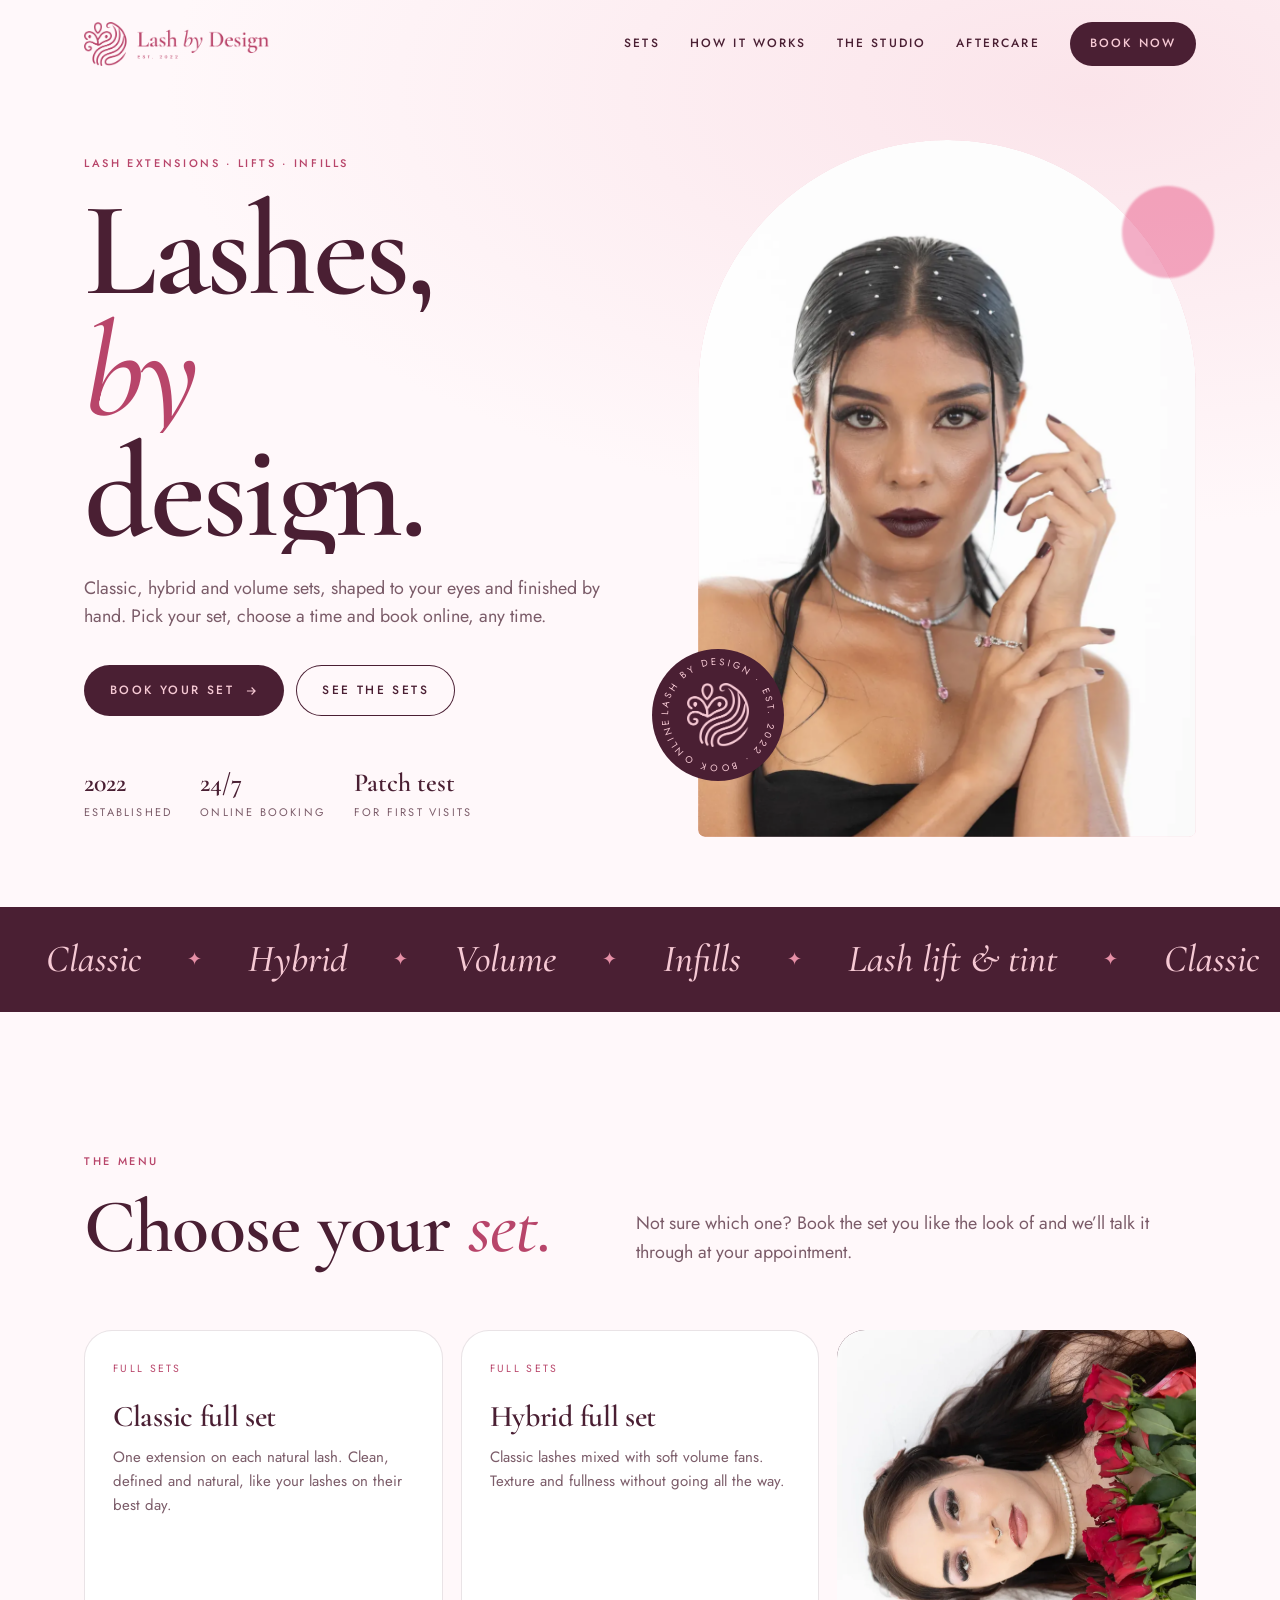
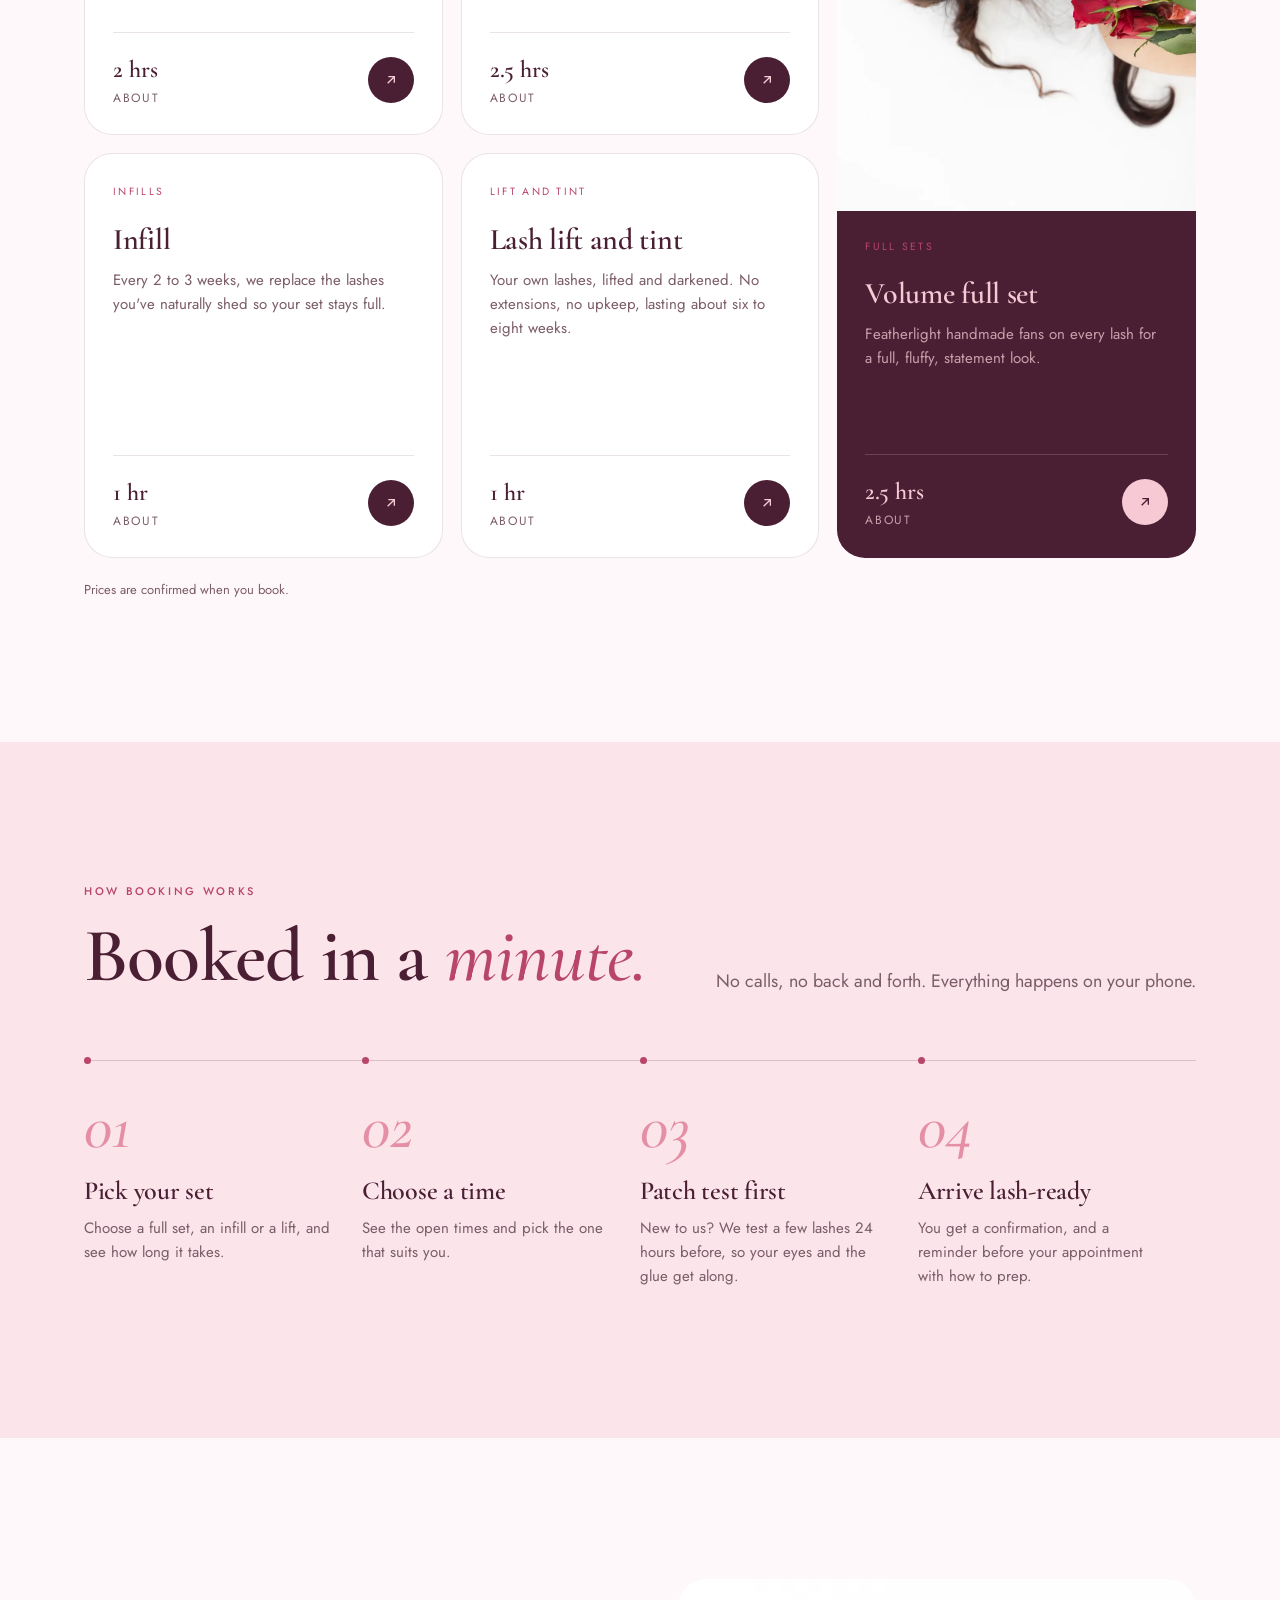
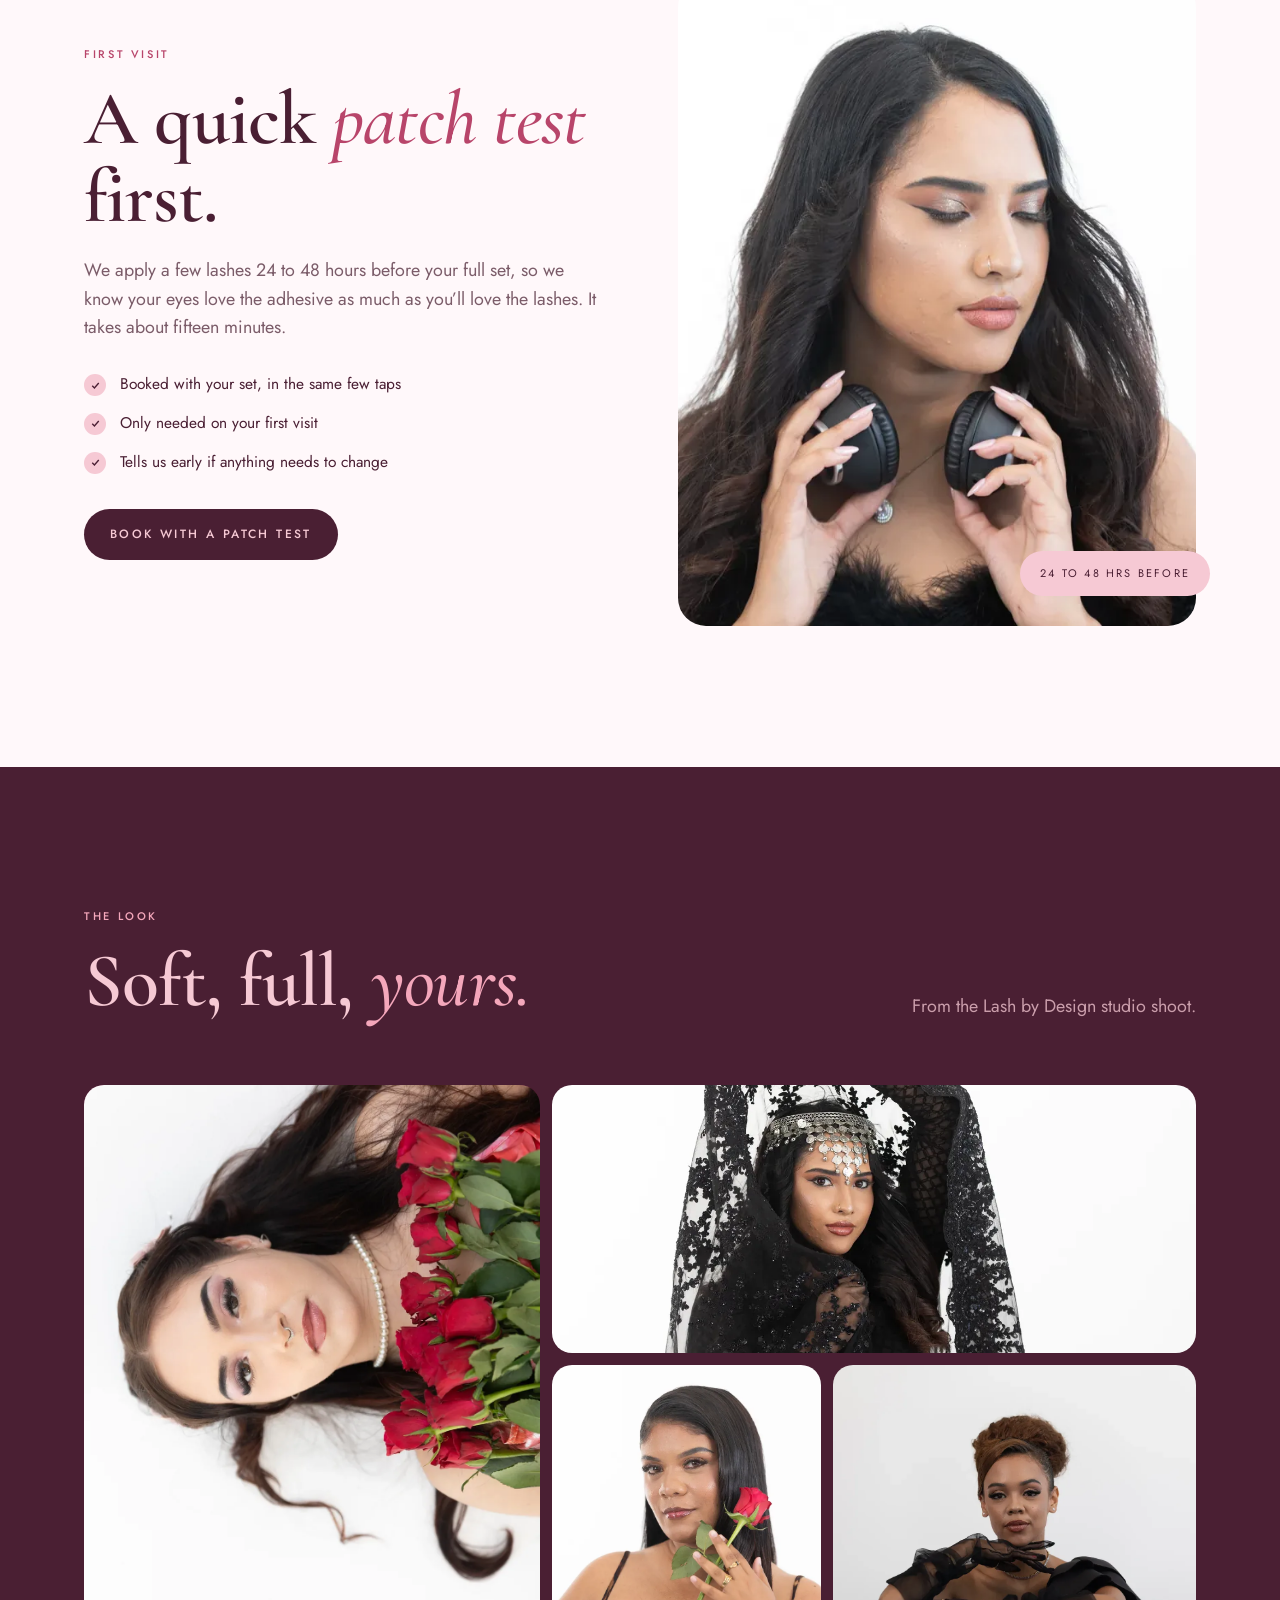
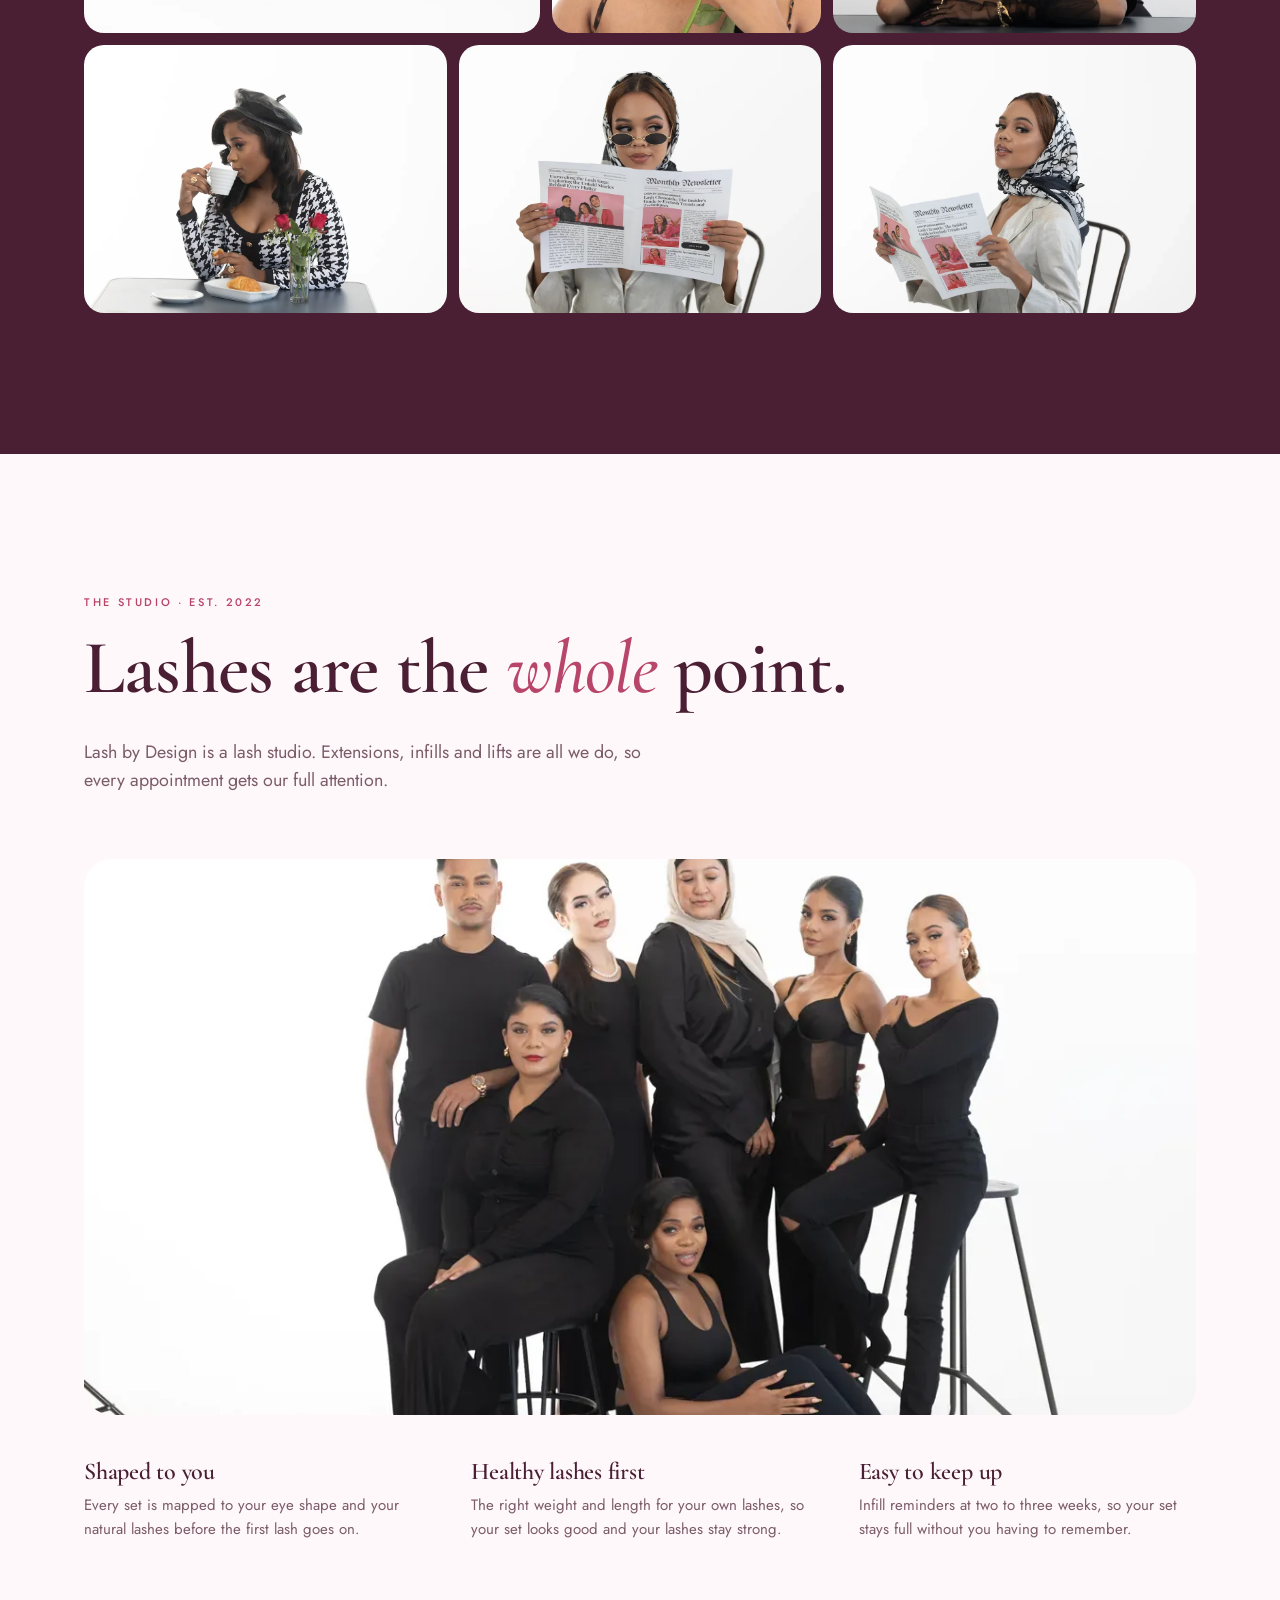
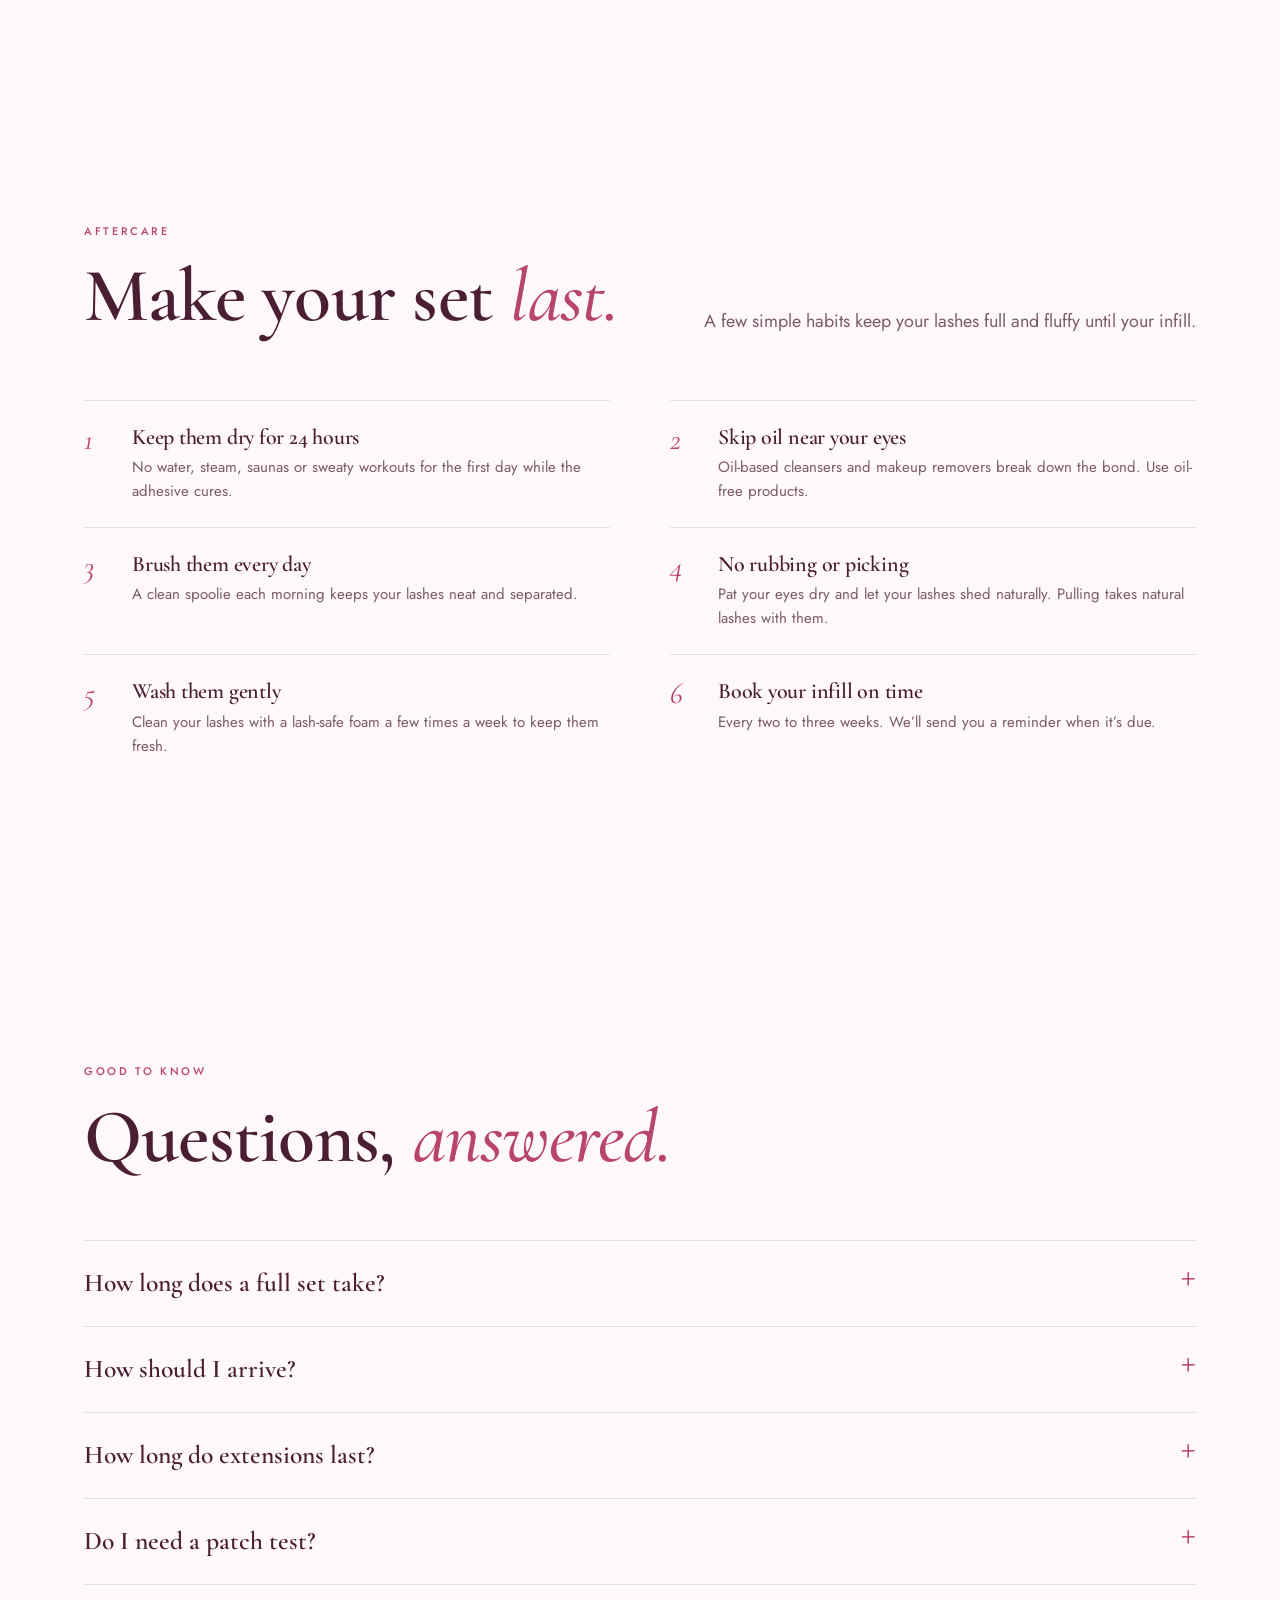
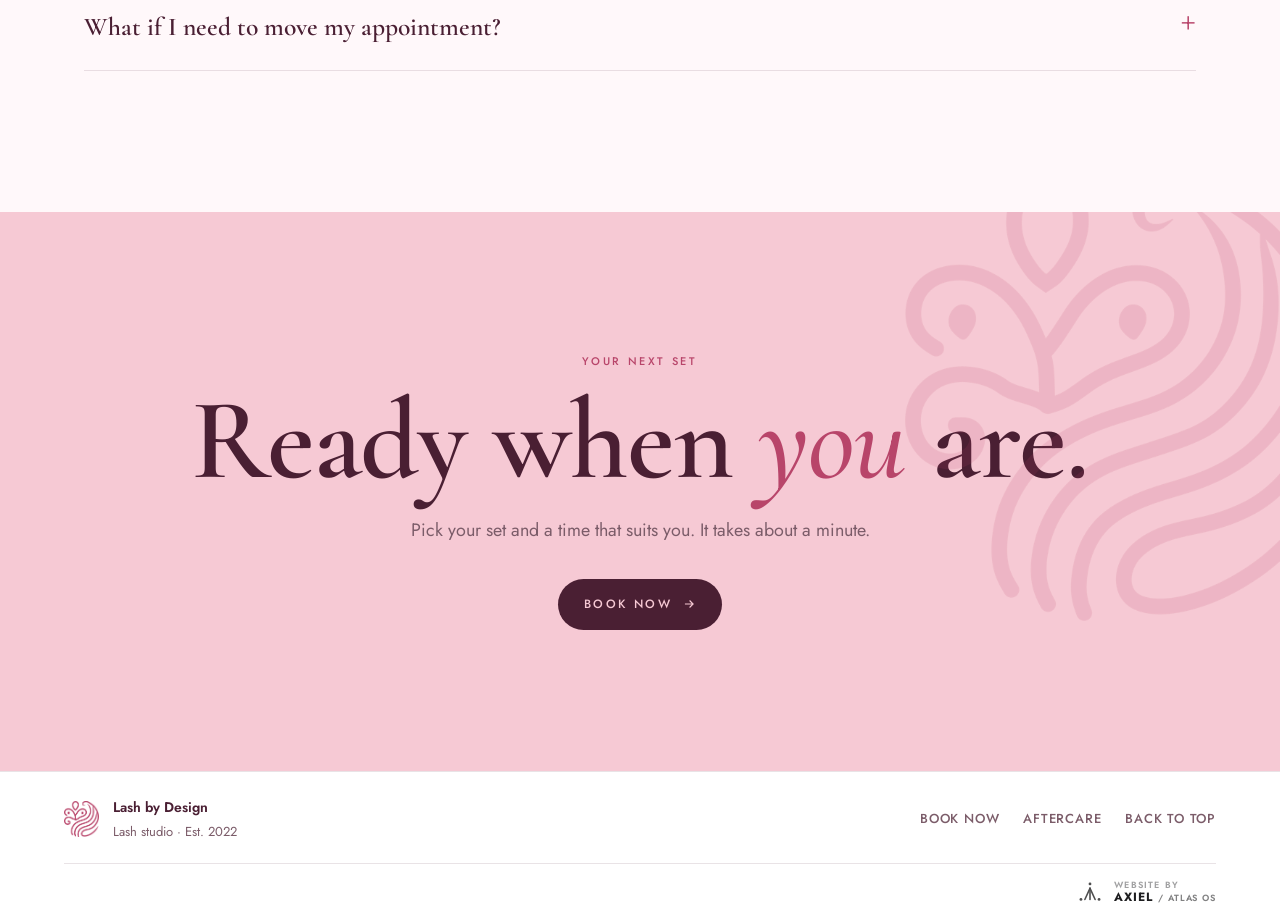
<file: index.html>
<!doctype html>
<html lang="en-ZA" class="no-js">
<head>
<meta charset="utf-8">
<meta name="viewport" content="width=device-width,initial-scale=1">
<title>Lash by Design | Lash extensions, lifts and infills. Book online.</title>
<meta name="description" content="Lash by Design: classic, hybrid and volume lash extensions, infills and lash lifts. Book your set online, any time. Est. 2022.">
<meta name="theme-color" content="#FFF8FA">
<meta property="og:title" content="Lash by Design">
<meta property="og:description" content="Lash extensions, lifts and infills. Book online, any time.">
<meta property="og:image" content="https://lashbydesign.co.za/assets/img/photo/lash-closeup-portrait.webp">
<meta property="og:url" content="https://lashbydesign.co.za/">
<meta property="og:type" content="website">
<link rel="canonical" href="https://lashbydesign.co.za/">
<link rel="icon" href="assets/img/icon-32.png" sizes="32x32">
<link rel="apple-touch-icon" href="assets/img/apple-touch-icon.png">
<link rel="preconnect" href="https://fonts.googleapis.com">
<link rel="preconnect" href="https://fonts.gstatic.com" crossorigin>
<link rel="stylesheet" href="https://fonts.googleapis.com/css2?family=Cormorant+Garamond:ital,wght@0,500;0,600;1,500;1,600&family=Jost:wght@300;400;500&display=swap">
<link rel="stylesheet" href="assets/css/site.css">
<script src="assets/js/site.js" defer></script>
</head>
<body>
<a class="skip" href="#main">Skip to content</a>

<header class="top" id="top">
  <div class="wrap">
    <a class="top-logo" href="./" aria-label="Lash by Design home"><img src="assets/img/logo/lash-by-design-horizontal-raspberry.png" alt="Lash by Design" width="900" height="214"></a>
    <button class="burger" type="button" aria-label="Menu" aria-expanded="false" aria-controls="nav"><span></span><span></span><span></span></button>
    <nav class="nav" id="nav" aria-label="Main">
      <a href="#sets">Sets</a>
      <a href="#booking">How it works</a>
      <a href="#studio">The studio</a>
      <a href="#aftercare">Aftercare</a>
      <a class="btn btn-solid" href="book.html">Book now</a>
    </nav>
  </div>
</header>

<main id="main">
  <section class="hero" aria-labelledby="hero-title">
    <div class="wrap">
      <div>
        <p class="eyebrow">Lash extensions &middot; Lifts &middot; Infills</p>
        <h1 id="hero-title"><span><em>Lashes,</em></span><span><em><i>by</i></em></span><span><em>design.</em></span></h1>
        <p class="lede">Classic, hybrid and volume sets, shaped to your eyes and finished by hand. Pick your set, choose a time and book online, any time.</p>
        <div class="hero-cta">
          <a class="btn btn-solid" href="book.html">Book your set <svg viewBox="0 0 24 24" fill="none" stroke="currentColor" stroke-width="2"><path d="M5 12h14M13 6l6 6-6 6"/></svg></a>
          <a class="btn btn-line" href="#sets">See the sets</a>
        </div>
        <div class="hero-meta">
          <div><b>2022</b>Established</div>
          <div><b>24/7</b>Online booking</div>
          <div><b>Patch test</b>For first visits</div>
        </div>
      </div>
      <div class="hero-art">
        <div class="arch"><img src="assets/img/photo/lash-closeup-portrait.webp" alt="Close-up lash portrait" width="1067" height="1600" fetchpriority="high"></div>
        <span class="hero-swatch" aria-hidden="true"></span>
        <div class="hero-badge" aria-hidden="true">
          <svg viewBox="0 0 132 132"><defs><path id="ring" d="M66,66 m-50,0 a50,50 0 1,1 100,0 a50,50 0 1,1 -100,0"/></defs><text><textPath href="#ring">Lash by Design &middot; Est. 2022 &middot; Book online &middot;</textPath></text></svg>
          <img src="assets/img/logo/lash-by-design-icon-milkshake.png" alt="" width="600" height="620">
        </div>
      </div>
    </div>
  </section>

  <div class="marquee" aria-hidden="true">
    <div class="marquee-track">
      <span>Classic</span><span class="dot">&#10022;</span><span>Hybrid</span><span class="dot">&#10022;</span><span>Volume</span><span class="dot">&#10022;</span><span>Infills</span><span class="dot">&#10022;</span><span>Lash lift &amp; tint</span><span class="dot">&#10022;</span>
      <span>Classic</span><span class="dot">&#10022;</span><span>Hybrid</span><span class="dot">&#10022;</span><span>Volume</span><span class="dot">&#10022;</span><span>Infills</span><span class="dot">&#10022;</span><span>Lash lift &amp; tint</span><span class="dot">&#10022;</span>
    </div>
  </div>

  <section class="sec sets" id="sets" aria-labelledby="sets-title">
    <div class="wrap">
      <div class="sec-head rv">
        <div><p class="eyebrow">The menu</p><h2 id="sets-title">Choose your <i>set.</i></h2></div>
        <p class="lede">Not sure which one? Book the set you like the look of and we&rsquo;ll talk it through at your appointment.</p>
      </div>
      <div class="set-grid" id="set-grid" data-feature-img="assets/img/photo/roses-and-lashes.webp"></div>
      <p class="price-note" id="price-note" hidden>Prices are confirmed when you book.</p>
    </div>
  </section>

  <section class="sec journey" id="booking" aria-labelledby="journey-title">
    <div class="wrap">
      <div class="sec-head rv">
        <div><p class="eyebrow">How booking works</p><h2 id="journey-title">Booked in a <i>minute.</i></h2></div>
        <p class="lede">No calls, no back and forth. Everything happens on your phone.</p>
      </div>
      <div class="steps rv">
        <div class="step"><h3>Pick your set</h3><p>Choose a full set, an infill or a lift, and see how long it takes.</p></div>
        <div class="step"><h3>Choose a time</h3><p>See the open times and pick the one that suits you.</p></div>
        <div class="step"><h3>Patch test first</h3><p>New to us? We test a few lashes 24 hours before, so your eyes and the glue get along.</p></div>
        <div class="step"><h3>Arrive lash-ready</h3><p>You get a confirmation, and a reminder before your appointment with how to prep.</p></div>
      </div>
    </div>
  </section>

  <section class="sec" aria-labelledby="patch-title">
    <div class="wrap split">
      <div class="rv">
        <p class="eyebrow">First visit</p>
        <h2 id="patch-title">A quick <i>patch test</i> first.</h2>
        <p class="lede">We apply a few lashes 24 to 48 hours before your full set, so we know your eyes love the adhesive as much as you&rsquo;ll love the lashes. It takes about fifteen minutes.</p>
        <ul class="checks">
          <li>Booked with your set, in the same few taps</li>
          <li>Only needed on your first visit</li>
          <li>Tells us early if anything needs to change</li>
        </ul>
        <div class="hero-cta still"><a class="btn btn-solid" href="book.html">Book with a patch test</a></div>
      </div>
      <div class="split-img rv">
        <img src="assets/img/photo/soft-glam-portrait.webp" alt="Soft glam lash portrait" width="1180" height="787" loading="lazy">
        <span class="tag">24 to 48 hrs before</span>
      </div>
    </div>
  </section>

  <section class="sec gallery" aria-labelledby="gallery-title">
    <div class="wrap">
      <div class="sec-head rv">
        <div><p class="eyebrow">The look</p><h2 id="gallery-title">Soft, full, <i>yours.</i></h2></div>
        <p class="lede">From the Lash by Design studio shoot.</p>
      </div>
      <div class="g-grid rv">
        <figure class="g1"><img src="assets/img/photo/roses-and-lashes.webp" alt="Lash portrait among red roses" loading="lazy" width="1067" height="1600"></figure>
        <figure class="g2"><img src="assets/img/photo/lace-veil-editorial.webp" alt="Editorial portrait in a lace veil" loading="lazy" width="1180" height="787"></figure>
        <figure class="g3"><img src="assets/img/photo/rose-portrait.webp" alt="Portrait holding a red rose" loading="lazy" width="1180" height="787"></figure>
        <figure class="g4"><img src="assets/img/photo/lace-gloves-closeup.webp" alt="Portrait with black lace gloves" loading="lazy" width="1180" height="787"></figure>
        <figure class="g5"><img src="assets/img/photo/cafe-editorial.webp" alt="Editorial portrait at a cafe table" loading="lazy" width="1180" height="787"></figure>
        <figure class="g6"><img src="assets/img/photo/newspaper-editorial.webp" alt="Editorial portrait reading a newspaper" loading="lazy" width="1180" height="787"></figure>
        <figure class="g7"><img src="assets/img/photo/headscarf-editorial.webp" alt="Editorial portrait in a silk headscarf" loading="lazy" width="1180" height="787"></figure>
      </div>
    </div>
  </section>

  <section class="sec" id="studio" aria-labelledby="studio-title">
    <div class="wrap">
      <div class="sec-head rv">
        <div><p class="eyebrow">The studio &middot; Est. 2022</p><h2 id="studio-title">Lashes are the <i>whole</i> point.</h2></div>
        <p class="lede">Lash by Design is a lash studio. Extensions, infills and lifts are all we do, so every appointment gets our full attention.</p>
      </div>
      <div class="team-img rv"><img src="assets/img/photo/campaign-shoot.webp" alt="Lash by Design campaign shoot" width="1180" height="787" loading="lazy"></div>
      <div class="studio-cols rv">
        <div><h3>Shaped to you</h3><p>Every set is mapped to your eye shape and your natural lashes before the first lash goes on.</p></div>
        <div><h3>Healthy lashes first</h3><p>The right weight and length for your own lashes, so your set looks good and your lashes stay strong.</p></div>
        <div><h3>Easy to keep up</h3><p>Infill reminders at two to three weeks, so your set stays full without you having to remember.</p></div>
      </div>
    </div>
  </section>

  <section class="sec care" id="aftercare" aria-labelledby="care-title">
    <div class="wrap">
      <div class="sec-head rv">
        <div><p class="eyebrow">Aftercare</p><h2 id="care-title">Make your set <i>last.</i></h2></div>
        <p class="lede">A few simple habits keep your lashes full and fluffy until your infill.</p>
      </div>
      <div class="care-list rv">
        <div><span><h3>Keep them dry for 24 hours</h3><p>No water, steam, saunas or sweaty workouts for the first day while the adhesive cures.</p></span></div>
        <div><span><h3>Skip oil near your eyes</h3><p>Oil-based cleansers and makeup removers break down the bond. Use oil-free products.</p></span></div>
        <div><span><h3>Brush them every day</h3><p>A clean spoolie each morning keeps your lashes neat and separated.</p></span></div>
        <div><span><h3>No rubbing or picking</h3><p>Pat your eyes dry and let your lashes shed naturally. Pulling takes natural lashes with them.</p></span></div>
        <div><span><h3>Wash them gently</h3><p>Clean your lashes with a lash-safe foam a few times a week to keep them fresh.</p></span></div>
        <div><span><h3>Book your infill on time</h3><p>Every two to three weeks. We&rsquo;ll send you a reminder when it&rsquo;s due.</p></span></div>
      </div>
    </div>
  </section>

  <section class="sec faq" aria-labelledby="faq-title">
    <div class="wrap">
      <div class="sec-head rv"><div><p class="eyebrow">Good to know</p><h2 id="faq-title">Questions, <i>answered.</i></h2></div></div>
      <div class="rv">
        <details><summary>How long does a full set take?</summary><p>Classic sets take about two hours, and hybrid and volume sets about two and a half. You&rsquo;ll see the time for each set when you book.</p></details>
        <details><summary>How should I arrive?</summary><p>Come with clean lashes and no eye makeup or mascara. Skip caffeine just before if you can, so you can relax for the whole appointment.</p></details>
        <details><summary>How long do extensions last?</summary><p>Extensions shed with your natural lash cycle. Most clients book an infill every two to three weeks to keep their set full.</p></details>
        <details><summary>Do I need a patch test?</summary><p>Yes, on your first visit. We book it 24 to 48 hours before your set when you book online.</p></details>
        <details id="faq-deposit" hidden><summary>Is there a deposit?</summary><p id="faq-deposit-copy"></p></details>
        <details><summary>What if I need to move my appointment?</summary><p id="faq-cancel-copy">Let us know as early as you can and we&rsquo;ll find you a new time.</p></details>
      </div>
    </div>
  </section>

  <section class="sec cta" aria-labelledby="cta-title">
    <img class="cta-icon" src="assets/img/logo/lash-by-design-icon-raspberry.png" alt="" width="600" height="620" aria-hidden="true">
    <div class="wrap">
      <p class="eyebrow">Your next set</p>
      <h2 id="cta-title" class="rv">Ready when <i>you</i> are.</h2>
      <p class="lede">Pick your set and a time that suits you. It takes about a minute.</p>
      <a class="btn btn-solid" href="book.html">Book now <svg viewBox="0 0 24 24" fill="none" stroke="currentColor" stroke-width="2"><path d="M5 12h14M13 6l6 6-6 6"/></svg></a>
      <div class="contact-row" id="contact-row"></div>
    </div>
  </section>
</main>

<footer class="site-footer">
  <div class="footer-main">
    <div class="footer-brand">
      <img src="assets/img/logo/lash-by-design-icon-raspberry.png" alt="" aria-hidden="true" width="600" height="620" loading="lazy">
      <span class="footer-brand-copy"><strong>Lash by Design</strong><span id="footer-sub">Lash studio &middot; Est. 2022</span></span>
    </div>
    <nav class="footer-links" aria-label="Footer links">
      <a href="book.html">Book now</a>
      <a href="#aftercare">Aftercare</a>
      <a id="footer-ig" href="#" target="_blank" rel="noopener noreferrer" hidden>Instagram</a>
      <a href="#top">Back to top</a>
    </nav>
  </div>
  <div class="footer-credit-row">
    <a class="axiel-credit" href="https://axiel.co.za/" target="_blank" rel="noopener noreferrer" aria-label="Website by Axiel, built on Atlas OS">
      <img src="assets/img/axiel-mark.svg" alt="" width="300" height="300" loading="lazy" aria-hidden="true">
      <span class="axiel-credit-copy"><span class="axiel-credit-label">Website by</span><span class="axiel-credit-brand">AXIEL <b>/ ATLAS OS</b></span></span>
    </a>
  </div>
</footer>
</body>
</html>
</file>
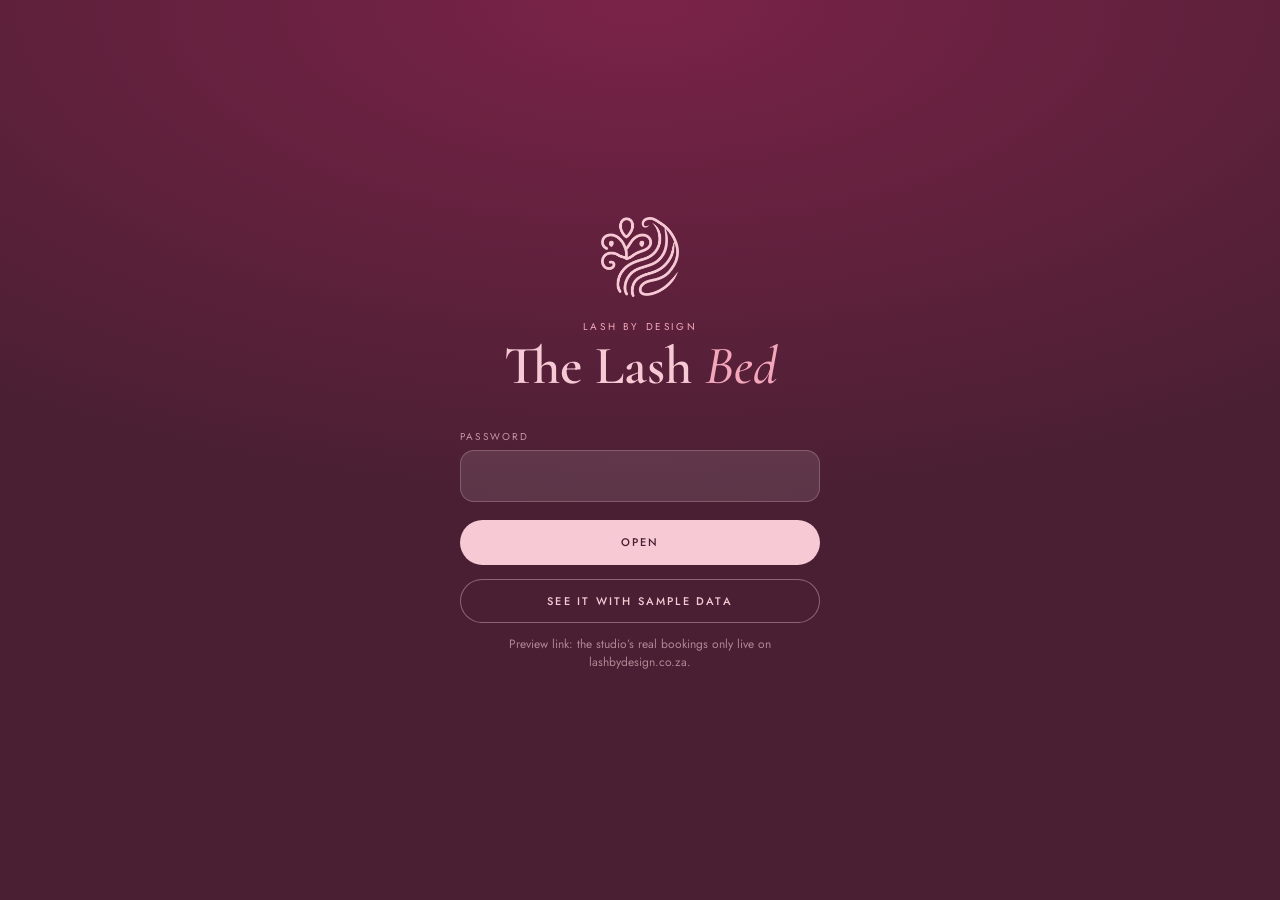
<file: owner/index.html>
<!doctype html>
<html lang="en-ZA">
<head>
<meta charset="utf-8">
<meta name="viewport" content="width=device-width,initial-scale=1,viewport-fit=cover">
<meta name="robots" content="noindex,nofollow">
<title>The Lash Bed | Lash by Design</title>
<meta name="theme-color" content="#4A1F33">
<link rel="icon" href="../assets/img/icon-32.png" sizes="32x32">
<link rel="apple-touch-icon" href="../assets/img/apple-touch-icon.png">
<link rel="manifest" href="manifest.webmanifest">
<link rel="preconnect" href="https://fonts.googleapis.com">
<link rel="preconnect" href="https://fonts.gstatic.com" crossorigin>
<link rel="stylesheet" href="https://fonts.googleapis.com/css2?family=Cormorant+Garamond:ital,wght@0,500;0,600;1,500;1,600&family=Jost:wght@300;400;500&display=swap">
<link rel="stylesheet" href="owner.css">
<script src="owner.js" defer></script>
</head>
<body>

<section class="login" id="login">
  <div class="login-card">
    <img src="../assets/img/logo/lash-by-design-icon-milkshake.png" alt="" width="600" height="620">
    <p class="kicker">Lash by Design</p>
    <h1>The Lash <i>Bed</i></h1>
    <form id="login-form">
      <label><span>Password</span><input type="password" name="password" autocomplete="current-password" required></label>
      <button class="b b-milk" type="submit">Open</button>
      <p class="err" id="login-err" role="alert" hidden></p>
    </form>
    <button class="b b-ghost" type="button" id="demo-btn" hidden>See it with sample data</button>
    <p class="login-note" id="demo-note" hidden>Preview link: the studio’s real bookings only live on lashbydesign.co.za.</p>
  </div>
</section>

<div class="app" id="app" hidden>
  <header class="bar">
    <div><p class="kicker">Lash by Design</p><h1>The Lash <i>Bed</i></h1></div>
    <button class="icon-b" type="button" id="logout" aria-label="Log out"><svg viewBox="0 0 24 24" fill="none" stroke="currentColor" stroke-width="1.8"><path d="M15 4h4v16h-4M10 8l-4 4 4 4M6 12h10"/></svg></button>
  </header>
  <p class="demo-flag" id="demo-flag" hidden>Sample data: nothing here is a real client.</p>

  <main class="views">
    <section class="view is-on" id="v-day" aria-label="Day">
      <div class="day-nav">
        <button class="icon-b" type="button" id="day-prev" aria-label="Previous day"><svg viewBox="0 0 24 24" fill="none" stroke="currentColor" stroke-width="2"><path d="M15 6l-6 6 6 6"/></svg></button>
        <button class="day-label" type="button" id="day-label"></button>
        <button class="icon-b" type="button" id="day-next" aria-label="Next day"><svg viewBox="0 0 24 24" fill="none" stroke="currentColor" stroke-width="2"><path d="M9 6l6 6-6 6"/></svg></button>
      </div>
      <div class="stats" id="day-stats"></div>
      <div class="list" id="day-list"></div>
    </section>

    <section class="view" id="v-infills" aria-label="Infills due">
      <h2>Infills <i>due</i></h2>
      <p class="sub" id="infill-sub">Clients whose last set or infill was a while back and who have nothing booked. One tap sends a WhatsApp nudge.</p>
      <div class="list" id="infill-list"></div>
    </section>

    <section class="view" id="v-clients" aria-label="Clients">
      <h2>Clients</h2>
      <label class="search"><svg viewBox="0 0 24 24" fill="none" stroke="currentColor" stroke-width="2"><circle cx="11" cy="11" r="7"/><path d="M20 20l-4-4"/></svg><input id="client-q" type="search" placeholder="Name or cell number" aria-label="Search clients"></label>
      <div class="list" id="client-list"></div>
    </section>

    <section class="view" id="v-more" aria-label="Add">
      <h2>Add to the <i>diary</i></h2>
      <form class="card form" id="add-form">
        <h3>Phone or walk-in booking</h3>
        <label><span>Service</span><select name="service" id="add-service"></select></label>
        <div class="row2"><label><span>Day</span><input type="date" name="day" required></label><label><span>Time</span><input type="time" name="time" step="900" required></label></div>
        <label><span>Name</span><input name="name" required maxlength="80"></label>
        <label><span>Cellphone</span><input name="phone" type="tel" inputmode="tel" required></label>
        <label><span>Note</span><input name="notes" maxlength="300"></label>
        <button class="b b-dark" type="submit">Add booking</button>
      </form>
      <form class="card form" id="block-form">
        <h3>Block out time</h3>
        <div class="row2"><label><span>From</span><input type="datetime-local" name="start" step="900" required></label><label><span>To</span><input type="datetime-local" name="end" step="900" required></label></div>
        <label><span>Reason</span><input name="reason" maxlength="120" placeholder="Training, lunch, leave…"></label>
        <button class="b b-dark" type="submit">Block it</button>
      </form>
    </section>
  </main>

  <nav class="tabs" aria-label="Sections">
    <button type="button" class="is-on" data-view="v-day"><svg viewBox="0 0 24 24" fill="none" stroke="currentColor" stroke-width="1.8"><rect x="4" y="5" width="16" height="15" rx="3"/><path d="M4 10h16M9 3v4M15 3v4"/></svg>Diary</button>
    <button type="button" data-view="v-infills"><svg viewBox="0 0 24 24" fill="none" stroke="currentColor" stroke-width="1.8"><path d="M3 13c3-5 6-7 9-7s6 2 9 7"/><path d="M6 11l-1.5-3M10 8.5L9.5 5M14 8.5l.5-3.5M18 11l1.5-3"/></svg>Infills<span class="dot" id="infill-dot" hidden></span></button>
    <button type="button" data-view="v-clients"><svg viewBox="0 0 24 24" fill="none" stroke="currentColor" stroke-width="1.8"><circle cx="12" cy="8" r="4"/><path d="M4 21c1-4 4-6 8-6s7 2 8 6"/></svg>Clients</button>
    <button type="button" data-view="v-more"><svg viewBox="0 0 24 24" fill="none" stroke="currentColor" stroke-width="1.8"><path d="M12 5v14M5 12h14"/></svg>Add</button>
  </nav>
</div>

<div class="sheet-bg" id="sheet-bg" hidden></div>
<section class="sheet" id="sheet" role="dialog" aria-modal="true" aria-labelledby="sheet-title" hidden>
  <div class="sheet-grip"></div>
  <header class="sheet-head"><h2 id="sheet-title"></h2><button class="icon-b" type="button" id="sheet-x" aria-label="Close"><svg viewBox="0 0 24 24" fill="none" stroke="currentColor" stroke-width="2"><path d="M6 6l12 12M18 6L6 18"/></svg></button></header>
  <div class="sheet-body" id="sheet-body"></div>
</section>

<p class="toast" id="toast" role="status" hidden></p>
</body>
</html>
</file>
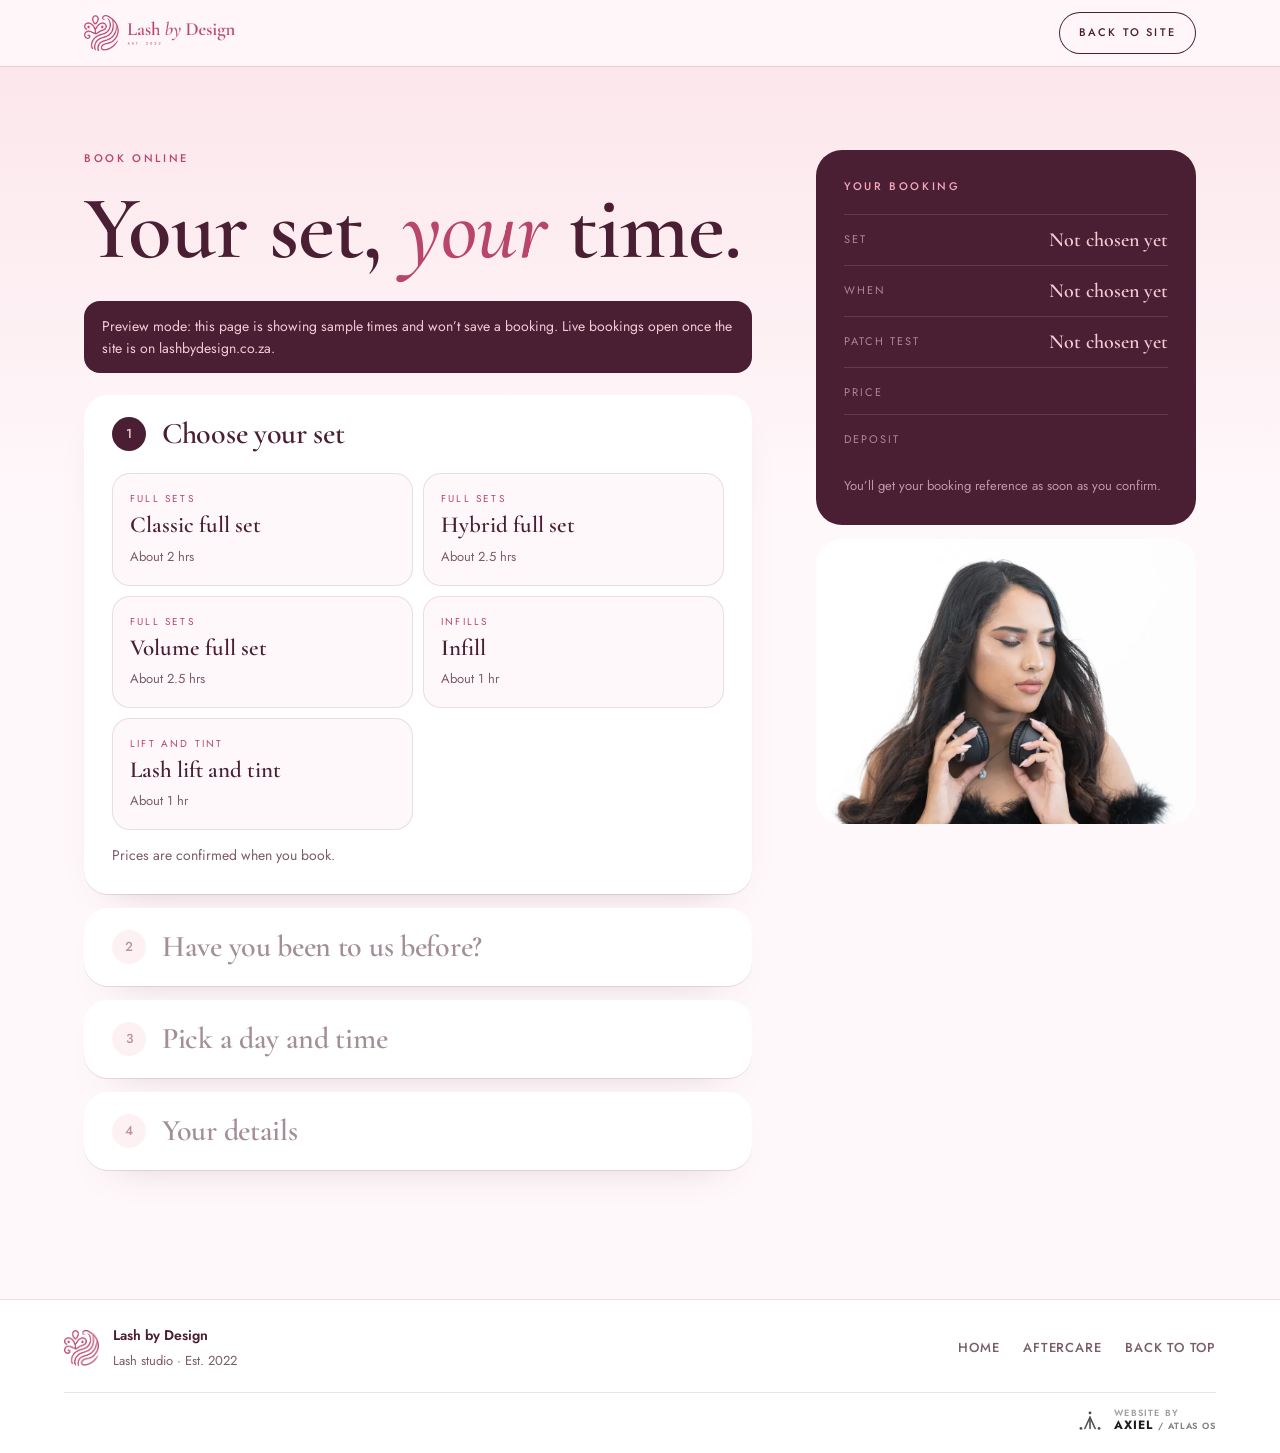
<file: book.html>
<!doctype html>
<html lang="en-ZA" class="no-js">
<head>
<meta charset="utf-8">
<meta name="viewport" content="width=device-width,initial-scale=1">
<title>Book your set | Lash by Design</title>
<meta name="description" content="Book your lash extensions, infill or lash lift with Lash by Design. Pick your set, choose a time, done.">
<meta name="theme-color" content="#FFF8FA">
<link rel="canonical" href="https://lashbydesign.co.za/book.html">
<link rel="icon" href="assets/img/icon-32.png" sizes="32x32">
<link rel="apple-touch-icon" href="assets/img/apple-touch-icon.png">
<link rel="preconnect" href="https://fonts.googleapis.com">
<link rel="preconnect" href="https://fonts.gstatic.com" crossorigin>
<link rel="stylesheet" href="https://fonts.googleapis.com/css2?family=Cormorant+Garamond:ital,wght@0,500;0,600;1,500;1,600&family=Jost:wght@300;400;500&display=swap">
<link rel="stylesheet" href="assets/css/site.css">
<link rel="stylesheet" href="assets/css/book.css">
<script src="assets/js/site.js" defer></script>
<script src="assets/js/book.js" defer></script>
</head>
<body class="book-page">
<a class="skip" href="#main">Skip to booking</a>

<header class="top is-solid" id="top">
  <div class="wrap">
    <a class="top-logo" href="./" aria-label="Lash by Design home"><img src="assets/img/logo/lash-by-design-horizontal-raspberry.png" alt="Lash by Design" width="900" height="214"></a>
    <a class="btn btn-line top-back" href="./">Back to site</a>
  </div>
</header>

<main id="main" class="bk">
  <div class="wrap bk-wrap">
    <div class="bk-flow">
      <p class="eyebrow">Book online</p>
      <h1 class="bk-title">Your set, <i>your</i> time.</h1>
      <p class="bk-preview" id="bk-preview" hidden>Preview mode: this page is showing sample times and won’t save a booking. Live bookings open once the site is on lashbydesign.co.za.</p>
      <p class="bk-banner" id="bk-banner" role="status" hidden></p>

      <form id="bk-form" novalidate>
        <section class="bk-step is-open" data-step="set" aria-labelledby="st-set">
          <header class="bk-step-head"><span class="bk-n">1</span><h2 id="st-set">Choose your set</h2><button type="button" class="bk-edit" data-edit="set">Change</button></header>
          <div class="bk-step-body">
            <div class="bk-sets" id="bk-sets" role="radiogroup" aria-labelledby="st-set"></div>
            <p class="bk-note" id="bk-price-note" hidden>Prices are confirmed when you book.</p>
          </div>
          <p class="bk-chosen" id="ch-set"></p>
        </section>

        <section class="bk-step" data-step="visit" aria-labelledby="st-visit">
          <header class="bk-step-head"><span class="bk-n">2</span><h2 id="st-visit">Have you been to us before?</h2><button type="button" class="bk-edit" data-edit="visit">Change</button></header>
          <div class="bk-step-body">
            <div class="bk-choice" role="radiogroup" aria-labelledby="st-visit">
              <button type="button" class="bk-pill" data-visit="new"><b>First visit</b><span>We’ll book a quick patch test first</span></button>
              <button type="button" class="bk-pill" data-visit="back"><b>I’ve been before</b><span>Straight to choosing a time</span></button>
            </div>
          </div>
          <p class="bk-chosen" id="ch-visit"></p>
        </section>

        <section class="bk-step" data-step="when" aria-labelledby="st-when">
          <header class="bk-step-head"><span class="bk-n">3</span><h2 id="st-when">Pick a day and time</h2><button type="button" class="bk-edit" data-edit="when">Change</button></header>
          <div class="bk-step-body">
            <div class="bk-days" id="bk-days" aria-label="Days with openings"></div>
            <div class="bk-times" id="bk-times" aria-live="polite"></div>
          </div>
          <p class="bk-chosen" id="ch-when"></p>
        </section>

        <section class="bk-step" data-step="patch" aria-labelledby="st-patch" hidden>
          <header class="bk-step-head"><span class="bk-n">4</span><h2 id="st-patch">Book your patch test</h2><button type="button" class="bk-edit" data-edit="patch">Change</button></header>
          <div class="bk-step-body">
            <p class="bk-note" id="bk-patch-copy">A 15-minute patch test, at least 24 hours before your set, so we know the adhesive suits you.</p>
            <div class="bk-days" id="bk-pdays" aria-label="Days for your patch test"></div>
            <div class="bk-times" id="bk-ptimes" aria-live="polite"></div>
          </div>
          <p class="bk-chosen" id="ch-patch"></p>
        </section>

        <section class="bk-step" data-step="details" aria-labelledby="st-details">
          <header class="bk-step-head"><span class="bk-n" id="n-details">4</span><h2 id="st-details">Your details</h2></header>
          <div class="bk-step-body">
            <div class="bk-fields">
              <label class="bk-field"><span>Name</span><input name="name" autocomplete="name" required maxlength="80"></label>
              <label class="bk-field"><span>Cellphone</span><input name="phone" type="tel" autocomplete="tel" inputmode="tel" required placeholder="082 123 4567"></label>
              <label class="bk-field bk-wide"><span>Email <em>(optional)</em></span><input name="email" type="email" autocomplete="email" maxlength="120"></label>
              <label class="bk-field bk-wide"><span>Anything we should know? <em>(optional)</em></span><textarea name="notes" rows="3" maxlength="600" placeholder="Sensitive eyes, a look you love, contact lenses…"></textarea></label>
              <label class="bk-hp" aria-hidden="true">Website <input name="website" tabindex="-1" autocomplete="off"></label>
              <label class="bk-check bk-wide"><input type="checkbox" name="consent" required> <span id="bk-terms">I agree to the booking terms: please give us at least 48 hours’ notice to move or cancel.</span></label>
            </div>
            <button class="btn btn-solid bk-submit" type="submit" id="bk-submit">Confirm booking</button>
            <p class="bk-error" id="bk-error" role="alert" hidden></p>
          </div>
        </section>
      </form>

      <section class="bk-done" id="bk-done" hidden tabindex="-1" aria-labelledby="done-title">
        <img src="assets/img/logo/lash-by-design-icon-raspberry.png" alt="" width="600" height="620">
        <p class="eyebrow">Booked</p>
        <h2 id="done-title">See you <i>soon.</i></h2>
        <p class="bk-done-copy" id="done-copy"></p>
        <dl class="bk-done-list" id="done-list"></dl>
        <div class="bk-done-cta" id="done-cta"></div>
        <p class="bk-note">Come with clean lashes: no mascara, no oil-based cleanser on the day.</p>
      </section>
    </div>

    <aside class="bk-sum" aria-label="Your booking">
      <div class="bk-sum-card">
        <p class="eyebrow">Your booking</p>
        <dl id="sum">
          <div><dt>Set</dt><dd id="sum-set">Not chosen yet</dd></div>
          <div><dt>When</dt><dd id="sum-when">Not chosen yet</dd></div>
          <div id="sum-patch-row" hidden><dt>Patch test</dt><dd id="sum-patch">Not chosen yet</dd></div>
          <div id="sum-price-row" hidden><dt>Price</dt><dd id="sum-price"></dd></div>
          <div id="sum-dep-row" hidden><dt>Deposit</dt><dd id="sum-dep"></dd></div>
        </dl>
        <p class="bk-sum-foot" id="sum-foot">You’ll get your booking reference as soon as you confirm.</p>
      </div>
      <img class="bk-sum-img" src="assets/img/photo/soft-glam-portrait.webp" alt="" width="1180" height="787" loading="lazy">
    </aside>
  </div>
</main>

<footer class="site-footer">
  <div class="footer-main">
    <div class="footer-brand">
      <img src="assets/img/logo/lash-by-design-icon-raspberry.png" alt="" aria-hidden="true" width="600" height="620" loading="lazy">
      <span class="footer-brand-copy"><strong>Lash by Design</strong><span id="footer-sub">Lash studio &middot; Est. 2022</span></span>
    </div>
    <nav class="footer-links" aria-label="Footer links">
      <a href="./">Home</a>
      <a href="./#aftercare">Aftercare</a>
      <a id="footer-ig" href="#" target="_blank" rel="noopener noreferrer" hidden>Instagram</a>
      <a href="#top">Back to top</a>
    </nav>
  </div>
  <div class="footer-credit-row">
    <a class="axiel-credit" href="https://axiel.co.za/" target="_blank" rel="noopener noreferrer" aria-label="Website by Axiel, built on Atlas OS">
      <img src="assets/img/axiel-mark.svg" alt="" width="300" height="300" loading="lazy" aria-hidden="true">
      <span class="axiel-credit-copy"><span class="axiel-credit-label">Website by</span><span class="axiel-credit-brand">AXIEL <b>/ ATLAS OS</b></span></span>
    </a>
  </div>
</footer>
</body>
</html>
</file>
<file: assets/css/site.css>
/* Lash by Design: website. Brand locked 2026-10-08 (ATL-26281).
   Palette: Milkshake leads, Mulberry replaces black. Type: Cormorant Garamond + Jost. */
:root{
  --milk:#F6C9D4;--cream:#FFF8FA;--blush:#FBE4EA;--candy:#F4A7BB;--rose:#E58FA6;--bubble:#EC6F9A;
  --rasp:#B8456A;--berry:#7A2348;--mul:#4A1F33;
  --text:#4A1F33;--soft:#7B5C69;--line:rgba(74,31,51,.12);
  --serif:"Cormorant Garamond",Georgia,"Times New Roman",serif;
  --sans:"Jost",-apple-system,"Segoe UI",Helvetica,Arial,sans-serif;
  --gut:clamp(16px,5vw,64px);--max:1240px;
  --ease:cubic-bezier(.2,.7,.2,1);
}
*{box-sizing:border-box}
html{scroll-behavior:smooth;-webkit-text-size-adjust:100%}
body{margin:0;background:var(--cream);color:var(--text);font-family:var(--sans);font-size:16px;line-height:1.6;overflow-x:hidden}
img{display:block;max-width:100%;height:auto}
a{color:inherit}
button{font:inherit;color:inherit}
.wrap{width:100%;max-width:var(--max);margin:0 auto;padding:0 var(--gut)}
.skip{position:absolute;left:-999px;top:8px;z-index:99;background:var(--mul);color:var(--milk);padding:10px 14px;border-radius:999px}
.skip:focus{left:8px}
.eyebrow{font-family:var(--sans);font-size:11px;font-weight:500;letter-spacing:.24em;text-transform:uppercase;color:var(--rasp);margin:0 0 18px}
h1,h2,h3{font-family:var(--serif);font-weight:600;line-height:1.02;letter-spacing:-.01em;margin:0;color:var(--mul)}
h1 i,h2 i,h3 i{font-weight:500;color:var(--rasp)}
h2{font-size:clamp(40px,6vw,76px)}
h3{font-size:clamp(24px,2.4vw,30px);line-height:1.1}
.lede{font-size:clamp(16px,1.4vw,18px);color:var(--soft);max-width:560px;margin:20px 0 0}
.btn{display:inline-flex;align-items:center;gap:10px;border:0;border-radius:999px;padding:16px 26px;font-family:var(--sans);font-size:12px;font-weight:500;letter-spacing:.2em;text-transform:uppercase;text-decoration:none;cursor:pointer;transition:transform .3s var(--ease),background .3s,color .3s}
.btn:hover{transform:translateY(-2px)}
.btn-solid{background:var(--mul);color:var(--milk)}
.btn-solid:hover{background:var(--rasp);color:#fff}
.btn-milk{background:var(--milk);color:var(--mul)}
.btn-milk:hover{background:#fff}
.btn-line{background:transparent;color:var(--mul);box-shadow:inset 0 0 0 1px var(--mul)}
.btn-line:hover{background:var(--mul);color:var(--milk)}
.btn svg{width:14px;height:14px}

/* header */
.top{position:fixed;inset:0 0 auto;z-index:50;transition:background .4s,box-shadow .4s,padding .4s;padding:22px 0}
.top.is-solid{background:rgba(255,248,250,.92);backdrop-filter:blur(14px);-webkit-backdrop-filter:blur(14px);box-shadow:0 1px 0 var(--line);padding:12px 0}
.top .wrap{display:flex;align-items:center;justify-content:space-between;gap:24px}
.top-logo img{height:44px;width:auto;transition:height .4s}
.top.is-solid .top-logo img{height:36px}
.nav{display:flex;align-items:center;gap:30px}
.nav a{font-size:12px;font-weight:500;letter-spacing:.18em;text-transform:uppercase;text-decoration:none;color:var(--mul);position:relative}
.nav a:not(.btn)::after{content:"";position:absolute;left:0;right:100%;bottom:-6px;height:1px;background:var(--rasp);transition:right .35s var(--ease)}
.nav a:not(.btn):hover::after{right:0}
.nav .btn{padding:12px 20px;color:var(--milk)}
.burger{display:none;background:none;border:0;width:44px;height:44px;padding:10px;cursor:pointer}
.burger span{display:block;height:1.5px;background:var(--mul);margin:6px 0;transition:transform .3s,opacity .3s}
@media (max-width:860px){
  .burger{display:block;position:relative;z-index:60}
  .nav{position:fixed;inset:0;flex-direction:column;justify-content:center;gap:28px;background:var(--blush);opacity:0;pointer-events:none;transition:opacity .35s}
  .nav a{font-size:15px}
  body.menu-open .nav{opacity:1;pointer-events:auto}
  body.menu-open .burger span:nth-child(1){transform:translateY(7.5px) rotate(45deg)}
  body.menu-open .burger span:nth-child(2){opacity:0}
  body.menu-open .burger span:nth-child(3){transform:translateY(-7.5px) rotate(-45deg)}
}

/* hero */
.hero{position:relative;min-height:100vh;min-height:100svh;padding:140px 0 70px;background:radial-gradient(120% 80% at 85% 10%,var(--blush) 0,var(--cream) 60%);overflow:hidden}
.hero .wrap{display:grid;grid-template-columns:1.05fr .95fr;gap:clamp(28px,5vw,80px);align-items:center}
.hero h1{font-size:clamp(64px,10.5vw,168px);line-height:.9;letter-spacing:-.025em}
.hero h1 span{display:block;overflow:hidden}
.hero h1 span>em{display:block;font-style:normal;transform:translateY(105%);animation:rise 1.1s var(--ease) forwards}
.hero h1 span:nth-child(2)>em{animation-delay:.12s}
.hero h1 span:nth-child(3)>em{animation-delay:.24s}
.hero h1 i{font-weight:500}
.hero .lede{animation:fade 1s .6s var(--ease) both}
.hero-cta{display:flex;flex-wrap:wrap;gap:12px;margin-top:34px;animation:fade 1s .75s var(--ease) both}
.hero-meta{display:flex;gap:28px;margin-top:46px;font-size:11px;letter-spacing:.2em;text-transform:uppercase;color:var(--soft);animation:fade 1s .9s var(--ease) both}
.hero-meta b{display:block;font-family:var(--serif);font-size:26px;letter-spacing:0;text-transform:none;font-weight:600;color:var(--mul)}
.hero-art{position:relative;justify-self:end;width:min(100%,520px)}
.arch{position:relative;border-radius:999px 999px 28px 28px;overflow:hidden;aspect-ratio:3/4.2;background:var(--milk);animation:archIn 1.4s .1s var(--ease) both}
.arch img{width:100%;height:100%;object-fit:cover;object-position:50% 22%;transform:scale(1.12);animation:settle 2.2s .1s var(--ease) forwards}
.hero-badge{position:absolute;left:-46px;bottom:56px;width:132px;height:132px;border-radius:50%;background:var(--mul);display:grid;place-items:center;animation:fade 1s 1s both}
.hero-badge img{width:62px;height:auto}
.hero-badge svg{position:absolute;inset:0;width:100%;height:100%;animation:spin 22s linear infinite}
.hero-badge text{font-family:var(--sans);font-size:9.5px;letter-spacing:.32em;text-transform:uppercase;fill:var(--milk)}
.hero-swatch{position:absolute;right:-18px;top:46px;width:92px;height:92px;border-radius:50%;background:var(--bubble);mix-blend-mode:multiply;opacity:.55;filter:blur(1px);animation:float 7s ease-in-out infinite}
@media (max-width:900px){
  .hero{padding-top:118px}
  .hero .wrap{grid-template-columns:1fr}
  .hero-art{justify-self:center;width:min(86%,420px);order:-1}
  .hero-badge{left:-12px;width:104px;height:104px;bottom:28px}
  .hero-badge img{width:46px}
  .hero-meta{gap:20px;flex-wrap:wrap}
}

/* marquee */
.marquee{background:var(--mul);color:var(--milk);overflow:hidden;padding:22px 0;white-space:nowrap}
.marquee-track{display:inline-flex;gap:46px;animation:marq 38s linear infinite;padding-left:46px}
.marquee span{font-family:var(--serif);font-size:clamp(26px,3vw,40px);font-weight:500;font-style:italic}
.marquee span.dot{font-style:normal;color:var(--rose);font-size:18px;align-self:center}

/* sections */
.sec{padding:clamp(80px,11vw,150px) 0}
.sec-head{display:flex;justify-content:space-between;align-items:flex-end;gap:30px;margin-bottom:clamp(36px,5vw,64px);flex-wrap:wrap}
.sec-head .lede{margin:0}

/* sets */
.sets{background:var(--cream)}
.set-grid{display:grid;grid-template-columns:repeat(3,1fr);gap:18px}
.set{position:relative;display:flex;flex-direction:column;background:#fff;border-radius:28px;padding:30px 28px 26px;border:1px solid var(--line);transition:transform .45s var(--ease),box-shadow .45s var(--ease),background .45s}
.set:hover{transform:translateY(-6px);box-shadow:0 30px 60px -34px rgba(122,35,72,.45);background:var(--blush)}
.set-group{font-size:10.5px;letter-spacing:.22em;text-transform:uppercase;color:var(--rasp);margin-bottom:22px}
.set h3{margin-bottom:12px}
.set p{color:var(--soft);font-size:15px;margin:0 0 26px;flex:1}
.set-foot{display:flex;justify-content:space-between;align-items:center;gap:10px;padding-top:18px;border-top:1px solid var(--line)}
.set-meta{font-size:12px;letter-spacing:.14em;text-transform:uppercase;color:var(--soft)}
.set-meta b{display:block;font-family:var(--serif);font-size:24px;letter-spacing:0;text-transform:none;color:var(--mul);font-weight:600}
.set-book{width:46px;height:46px;border-radius:50%;display:grid;place-items:center;background:var(--mul);color:var(--milk);text-decoration:none;transition:transform .35s var(--ease),background .35s}
.set:hover .set-book{background:var(--rasp);transform:rotate(-45deg)}
.set-book svg{width:16px;height:16px}
.set.is-feature{grid-row:span 2;background:var(--mul);color:var(--milk);padding:0;overflow:hidden;border:0}
.set.is-feature:hover{background:var(--mul)}
.set.is-feature img{width:100%;height:58%;min-height:260px;object-fit:cover;object-position:50% 25%}
.set.is-feature .in{padding:28px;display:flex;flex-direction:column;flex:1}
.set.is-feature h3{color:var(--milk)}
.set.is-feature p,.set.is-feature .set-meta{color:rgba(246,201,212,.75)}
.set.is-feature .set-meta b{color:var(--milk)}
.set.is-feature .set-foot{border-color:rgba(246,201,212,.2)}
.set.is-feature .set-book{background:var(--milk);color:var(--mul)}
.price-note{margin:22px 0 0;font-size:13px;color:var(--soft)}
@media (max-width:980px){.set-grid{grid-template-columns:1fr 1fr}.set.is-feature{grid-row:auto;grid-column:span 2}.set.is-feature img{height:300px}}
@media (max-width:620px){.set-grid{grid-template-columns:1fr}.set.is-feature{grid-column:auto}}

/* journey */
.journey{background:var(--blush);position:relative;overflow:hidden}
.steps{display:grid;grid-template-columns:repeat(4,1fr);gap:0;counter-reset:s;border-top:1px solid rgba(74,31,51,.18)}
.step{padding:34px 26px 10px 0;position:relative}
.step::before{counter-increment:s;content:"0" counter(s);font-family:var(--serif);font-size:64px;line-height:1;color:var(--rose);font-weight:500;font-style:italic;display:block;margin-bottom:18px}
.step::after{content:"";position:absolute;top:-4px;left:0;width:7px;height:7px;border-radius:50%;background:var(--rasp)}
.step h3{font-size:26px;margin-bottom:10px}
.step p{margin:0;color:var(--soft);font-size:15px}
@media (max-width:900px){.steps{grid-template-columns:1fr 1fr}}
@media (max-width:560px){.steps{grid-template-columns:1fr}}

/* feature split */
.split{display:grid;grid-template-columns:1fr 1fr;gap:clamp(30px,6vw,90px);align-items:center}
.split-img{position:relative}
.split-img img{border-radius:28px;width:100%;aspect-ratio:4/5;object-fit:cover;object-position:50% 20%}
.split-img .tag{position:absolute;right:-14px;bottom:30px;background:var(--milk);color:var(--mul);border-radius:999px;padding:14px 20px;font-size:11px;letter-spacing:.2em;text-transform:uppercase;box-shadow:0 20px 40px -24px rgba(74,31,51,.5)}
.checks{list-style:none;padding:0;margin:30px 0 0;display:grid;gap:14px}
.checks li{display:flex;gap:14px;align-items:flex-start;font-size:15.5px}
.checks li::before{content:"";flex:0 0 22px;height:22px;margin-top:2px;border-radius:50%;background:var(--milk) url("data:image/svg+xml,%3Csvg xmlns='http://www.w3.org/2000/svg' viewBox='0 0 24 24' fill='none' stroke='%234A1F33' stroke-width='2.5'%3E%3Cpath d='M6 12.5l4 4 8-9'/%3E%3C/svg%3E") center/13px no-repeat}
@media (max-width:860px){.split{grid-template-columns:1fr}.split-img{order:-1}}

/* gallery */
.gallery{background:var(--mul);color:var(--milk)}
.gallery h2{color:var(--milk)}
.gallery h2 i{color:var(--candy)}
.gallery .eyebrow{color:var(--candy)}
.gallery .lede{color:rgba(246,201,212,.75)}
.g-grid{display:grid;grid-template-columns:repeat(12,1fr);grid-auto-rows:clamp(90px,10vw,140px);gap:12px}
.g-grid figure{margin:0;overflow:hidden;border-radius:20px;background:var(--berry)}
.g-grid img{width:100%;height:100%;object-fit:cover;transition:transform 1.2s var(--ease)}
.g-grid figure:hover img{transform:scale(1.05)}
.g1{grid-column:1/6;grid-row:span 4}.g2{grid-column:6/13;grid-row:span 2}.g3{grid-column:6/9;grid-row:span 2}.g4{grid-column:9/13;grid-row:span 2}
.g5{grid-column:1/5;grid-row:span 2}.g6{grid-column:5/9;grid-row:span 2}.g7{grid-column:9/13;grid-row:span 2}
.g1 img{object-position:50% 20%}
@media (max-width:760px){.g-grid{grid-template-columns:1fr 1fr;grid-auto-rows:150px}.g-grid figure{grid-column:auto!important;grid-row:span 1!important}.g1,.g2{grid-column:span 2!important;grid-row:span 2!important}}

/* studio / team */
.team-img{border-radius:28px;overflow:hidden;margin-top:clamp(36px,5vw,60px)}
.team-img img{width:100%;aspect-ratio:16/8;object-fit:cover;object-position:50% 30%}
.studio-cols{display:grid;grid-template-columns:repeat(3,1fr);gap:clamp(20px,4vw,50px);margin-top:44px}
.studio-cols h3{font-size:24px;margin-bottom:8px}
.studio-cols p{margin:0;color:var(--soft);font-size:15px}
@media (max-width:760px){.studio-cols{grid-template-columns:1fr}}

/* aftercare */
.care{background:var(--cream)}
.care-list{display:grid;grid-template-columns:repeat(2,1fr);gap:0 60px;counter-reset:c}
.care-list div{display:flex;gap:22px;padding:24px 0;border-top:1px solid var(--line)}
.care-list div::before{counter-increment:c;content:counter(c);font-family:var(--serif);font-style:italic;font-size:30px;line-height:1;color:var(--rasp);min-width:26px}
.care-list h3{font-size:22px;margin-bottom:6px}
.care-list p{margin:0;color:var(--soft);font-size:15px}
@media (max-width:760px){.care-list{grid-template-columns:1fr}}

/* faq */
.faq details{border-top:1px solid var(--line);padding:22px 0}
.faq details:last-child{border-bottom:1px solid var(--line)}
.faq summary{list-style:none;cursor:pointer;display:flex;justify-content:space-between;gap:20px;font-family:var(--serif);font-size:clamp(21px,2vw,26px);font-weight:600;color:var(--mul)}
.faq summary::-webkit-details-marker{display:none}
.faq summary::after{content:"+";font-family:var(--sans);font-weight:300;font-size:28px;line-height:1;color:var(--rasp);transition:transform .3s}
.faq details[open] summary::after{transform:rotate(45deg)}
.faq details p{margin:12px 0 0;color:var(--soft);max-width:720px}

/* cta */
.cta{position:relative;background:var(--milk);overflow:hidden;text-align:center}
.cta h2{font-size:clamp(52px,9vw,128px);line-height:.92}
.cta .lede{margin:22px auto 34px}
.cta-icon{position:absolute;width:clamp(260px,34vw,480px);opacity:.14;right:-60px;top:-40px;animation:spin 60s linear infinite}
.contact-row{display:flex;justify-content:center;flex-wrap:wrap;gap:12px 34px;margin-top:40px;font-size:13px;letter-spacing:.14em;text-transform:uppercase}
.contact-row a{text-decoration:none;border-bottom:1px solid rgba(74,31,51,.3);padding-bottom:3px}
.contact-row:empty{display:none}

/* footer: Pacific Business Park footer contract */
.site-footer{padding:24px var(--gut) 18px;color:var(--mul);background:#fff;border-top:1px solid var(--line)}
.footer-main{display:flex;align-items:center;justify-content:space-between;gap:28px;max-width:var(--max);margin:0 auto}
.footer-brand{display:flex;align-items:center;gap:14px;flex-wrap:wrap}
.footer-brand img{height:36px;width:auto}
.footer-brand-copy{display:grid;gap:4px}
.footer-brand-copy strong{font-size:14px;font-weight:600}
.footer-brand-copy span{font-size:13px;color:var(--soft)}
.footer-links{display:flex;align-items:center;gap:24px;flex-wrap:wrap}
.footer-links a{font-size:13px;font-weight:500;letter-spacing:.06em;color:var(--soft);text-decoration:none;text-transform:uppercase}
.footer-links a:hover{color:var(--mul)}
.footer-credit-row{display:flex;justify-content:flex-end;margin:20px auto 0;padding-top:14px;border-top:1px solid var(--line);max-width:var(--max)}
.axiel-credit{display:inline-flex;align-items:center;gap:10px;color:rgba(29,29,31,.58);text-decoration:none}
.axiel-credit img{width:28px;height:28px;opacity:.72;transition:opacity .16s,transform .16s}
.axiel-credit-copy{display:grid;gap:2px}
.axiel-credit-label{color:rgba(29,29,31,.42);font-size:9px;font-weight:600;letter-spacing:.13em;line-height:1;text-transform:uppercase}
.axiel-credit-brand{color:#1d1d1f;font-size:12px;font-weight:700;letter-spacing:.08em;line-height:1.1}
.axiel-credit-brand b{color:rgba(29,29,31,.56);font-size:9px;font-weight:600;letter-spacing:.1em}
.axiel-credit:hover img{opacity:1;transform:translateY(-1px)}
@media (max-width:760px){.footer-main{flex-direction:column;align-items:flex-start;gap:20px}.footer-links{flex-direction:column;align-items:flex-start;gap:12px}.footer-credit-row{justify-content:flex-start}}

/* reveal */
.rv{opacity:0;transform:translateY(34px);transition:opacity 1s var(--ease),transform 1s var(--ease)}
.rv.in{opacity:1;transform:none}
.no-js .rv{opacity:1;transform:none}

@keyframes rise{to{transform:none}}
@keyframes fade{from{opacity:0;transform:translateY(16px)}to{opacity:1;transform:none}}
@keyframes archIn{from{clip-path:inset(100% 0 0 0 round 999px 999px 28px 28px)}to{clip-path:inset(0 0 0 0 round 999px 999px 28px 28px)}}
@keyframes settle{to{transform:scale(1)}}
@keyframes spin{to{transform:rotate(360deg)}}
@keyframes float{50%{transform:translateY(-14px)}}
@keyframes marq{to{transform:translateX(-50%)}}
@media (prefers-reduced-motion:reduce){*,*::before,*::after{animation-duration:.01ms!important;animation-iteration-count:1!important;transition-duration:.01ms!important}.rv{opacity:1;transform:none}html{scroll-behavior:auto}}
.hero-cta.still{animation:none;opacity:1;transform:none}
</file>
<file: owner/owner.css>
/* The Lash Bed: owner app for Lash by Design. Mobile first. */
:root{
  --milk:#F6C9D4;--cream:#FFF8FA;--blush:#FBE4EA;--candy:#F4A7BB;--rose:#E58FA6;
  --rasp:#B8456A;--berry:#7A2348;--mul:#4A1F33;--soft:#7B5C69;--line:rgba(74,31,51,.1);
  --serif:"Cormorant Garamond",Georgia,serif;--sans:"Jost",-apple-system,"Segoe UI",Helvetica,Arial,sans-serif;
  --ease:cubic-bezier(.2,.7,.2,1);
}
*{box-sizing:border-box}
html{-webkit-text-size-adjust:100%}
body{margin:0;background:var(--cream);color:var(--mul);font-family:var(--sans);font-size:15px;line-height:1.5}
button,input,select,textarea{font:inherit;color:inherit}
img{display:block;max-width:100%;height:auto}
h1,h2,h3{font-family:var(--serif);font-weight:600;line-height:1.05;margin:0}
h1 i,h2 i{font-weight:500;color:var(--rasp)}
.kicker{margin:0 0 4px;font-size:10px;letter-spacing:.26em;text-transform:uppercase;color:var(--rasp)}
[hidden]{display:none!important}

.b{display:inline-flex;align-items:center;justify-content:center;gap:8px;border:0;border-radius:999px;padding:14px 22px;font-size:11px;font-weight:500;letter-spacing:.2em;text-transform:uppercase;cursor:pointer;text-decoration:none;transition:transform .2s var(--ease),background .2s}
.b:active{transform:scale(.97)}
.b-milk{background:var(--milk);color:var(--mul)}
.b-dark{background:var(--mul);color:var(--milk)}
.b-ghost{background:transparent;color:var(--milk);box-shadow:inset 0 0 0 1px rgba(246,201,212,.4)}
.b-soft{background:var(--blush);color:var(--berry)}
.b-wa{background:#1F7A4D;color:#fff}
.icon-b{width:42px;height:42px;display:grid;place-items:center;border:0;border-radius:50%;background:var(--blush);color:var(--berry);cursor:pointer;flex:none}
.icon-b svg{width:20px;height:20px}

/* login */
.login{min-height:100vh;min-height:100dvh;display:grid;place-items:center;padding:24px;background:radial-gradient(120% 80% at 50% 0,var(--berry),var(--mul) 70%)}
.login-card{width:100%;max-width:360px;text-align:center;color:var(--milk)}
.login-card img{width:78px;margin:0 auto 22px}
.login-card .kicker{color:var(--candy)}
.login-card h1{font-size:54px;color:var(--milk);margin-bottom:34px}
.login-card h1 i{color:var(--candy)}
.login-card form{display:grid;gap:12px;text-align:left}
.login-card label span{display:block;font-size:10px;letter-spacing:.22em;text-transform:uppercase;color:rgba(246,201,212,.7);margin-bottom:6px}
.login-card input{width:100%;border:0;border-radius:14px;padding:15px 16px;background:rgba(255,248,250,.1);color:#fff;box-shadow:inset 0 0 0 1px rgba(246,201,212,.25)}
.login-card input:focus{outline:none;box-shadow:inset 0 0 0 2px var(--candy)}
.login-card .b{width:100%;margin-top:6px}
.login-card .b-ghost{margin-top:14px}
.err{color:#FFB3C4;font-size:14px;margin:4px 0 0}
.login-note{font-size:12px;color:rgba(246,201,212,.6);margin-top:12px}

/* app shell */
.app{max-width:720px;margin:0 auto;padding:0 16px calc(96px + env(safe-area-inset-bottom))}
.bar{display:flex;align-items:center;justify-content:space-between;padding:22px 0 14px;position:sticky;top:0;background:var(--cream);z-index:5}
.bar h1{font-size:32px}
.demo-flag{margin:0 0 12px;padding:10px 14px;border-radius:12px;background:var(--mul);color:var(--milk);font-size:13px}
.view{display:none;animation:in .35s var(--ease)}
.view.is-on{display:block}
.view h2{font-size:36px;margin:8px 0 6px}
.sub{color:var(--soft);margin:0 0 16px;font-size:14px}
@keyframes in{from{opacity:0;transform:translateY(6px)}to{opacity:1;transform:none}}

.tabs{position:fixed;left:0;right:0;bottom:0;z-index:10;display:flex;justify-content:center;gap:4px;padding:8px 8px calc(8px + env(safe-area-inset-bottom));background:rgba(255,248,250,.94);backdrop-filter:blur(14px);-webkit-backdrop-filter:blur(14px);box-shadow:0 -1px 0 var(--line)}
.tabs button{position:relative;flex:1;max-width:150px;display:flex;flex-direction:column;align-items:center;gap:2px;border:0;background:none;padding:6px 0;border-radius:14px;font-size:11px;letter-spacing:.06em;color:var(--soft);cursor:pointer}
.tabs svg{width:24px;height:24px}
.tabs .is-on{color:var(--mul);background:var(--blush)}
.dot{position:absolute;top:4px;right:calc(50% - 20px);width:9px;height:9px;border-radius:50%;background:var(--rasp)}

/* day */
.day-nav{display:flex;align-items:center;gap:10px;margin:4px 0 14px}
.day-label{flex:1;border:0;background:none;font-family:var(--serif);font-size:26px;font-weight:600;cursor:pointer;color:var(--mul)}
.stats{display:grid;grid-template-columns:repeat(3,1fr);gap:8px;margin-bottom:16px}
.stat{background:#fff;border-radius:16px;padding:12px 14px;box-shadow:0 1px 0 var(--line)}
.stat b{display:block;font-family:var(--serif);font-size:28px;line-height:1}
.stat span{font-size:10px;letter-spacing:.16em;text-transform:uppercase;color:var(--soft)}
.list{display:grid;gap:10px}
.empty{text-align:center;color:var(--soft);padding:40px 10px;background:#fff;border-radius:20px}
.empty b{display:block;font-family:var(--serif);font-size:24px;color:var(--mul);margin-bottom:4px}

.bk{display:grid;grid-template-columns:58px 1fr;gap:12px;background:#fff;border-radius:20px;padding:14px;box-shadow:0 1px 0 var(--line),0 12px 30px -26px rgba(74,31,51,.5);border-left:4px solid var(--milk)}
.bk.s-done{opacity:.6}
.bk.s-cancelled,.bk.s-no_show{opacity:.45}
.bk.s-cancelled .bk-who,.bk.s-no_show .bk-who{text-decoration:line-through}
.bk.is-patch{border-left-color:var(--candy)}
.bk.is-set{border-left-color:var(--rasp)}
.bk-time b{display:block;font-family:var(--serif);font-size:22px;line-height:1}
.bk-time span{font-size:11px;color:var(--soft)}
.bk-who{font-weight:500;font-size:16px;background:none;border:0;padding:0;cursor:pointer;text-align:left;color:var(--mul)}
.bk-what{color:var(--soft);font-size:13px}
.tags{display:flex;flex-wrap:wrap;gap:6px;margin-top:8px}
.tag{font-size:10px;letter-spacing:.12em;text-transform:uppercase;border-radius:999px;padding:4px 9px;background:var(--blush);color:var(--berry)}
.tag.warn{background:#FFE8D6;color:#8A4B12}
.tag.ok{background:#E3F4EA;color:#1F6B44}
.tag.dark{background:var(--mul);color:var(--milk)}
.acts{grid-column:1/-1;display:flex;flex-wrap:wrap;gap:6px;padding-top:10px;border-top:1px solid var(--line)}
.acts .b{padding:10px 14px;font-size:10px;letter-spacing:.14em}
.block{background:repeating-linear-gradient(135deg,var(--blush) 0 8px,#fff 8px 16px);border-radius:16px;padding:12px 14px;display:flex;justify-content:space-between;align-items:center;gap:10px;font-size:14px}
.block button{border:0;background:none;color:var(--rasp);font-size:11px;letter-spacing:.14em;text-transform:uppercase;cursor:pointer}

/* clients + infills */
.search{display:flex;align-items:center;gap:10px;background:#fff;border-radius:16px;padding:0 14px;box-shadow:inset 0 0 0 1px var(--line);margin-bottom:12px}
.search svg{width:18px;height:18px;color:var(--soft)}
.search input{flex:1;border:0;background:none;padding:14px 0;outline:none}
.row{display:flex;align-items:center;gap:12px;background:#fff;border-radius:18px;padding:14px;box-shadow:0 1px 0 var(--line);cursor:pointer;border:0;width:100%;text-align:left}
.av{width:42px;height:42px;border-radius:50%;display:grid;place-items:center;background:var(--milk);font-family:var(--serif);font-size:20px;font-weight:600;flex:none}
.row-main{flex:1;min-width:0}
.row-main b{display:block;font-weight:500}
.row-main span{font-size:13px;color:var(--soft)}
.days-badge{font-family:var(--serif);font-size:24px;font-weight:600;color:var(--rasp);text-align:right;line-height:1}
.days-badge small{display:block;font-family:var(--sans);font-size:9px;letter-spacing:.14em;text-transform:uppercase;color:var(--soft)}

/* forms */
.card{background:#fff;border-radius:22px;padding:18px;box-shadow:0 1px 0 var(--line);margin-bottom:14px}
.card h3{font-size:24px;margin-bottom:12px}
.form{display:grid;gap:12px}
.form label span{display:block;font-size:10px;letter-spacing:.2em;text-transform:uppercase;color:var(--soft);margin-bottom:5px}
.form input,.form select,.form textarea{width:100%;border:0;border-radius:12px;padding:12px 14px;background:var(--cream);box-shadow:inset 0 0 0 1px var(--line)}
.form input:focus,.form select:focus,.form textarea:focus{outline:none;box-shadow:inset 0 0 0 2px var(--rasp)}
.row2{display:grid;grid-template-columns:1fr 1fr;gap:10px}

/* sheet */
.sheet-bg{position:fixed;inset:0;background:rgba(74,31,51,.4);z-index:20;animation:fade .25s}
.sheet{position:fixed;left:0;right:0;bottom:0;z-index:21;max-width:720px;margin:0 auto;max-height:90vh;max-height:90dvh;overflow:auto;background:var(--cream);border-radius:26px 26px 0 0;padding:8px 18px calc(24px + env(safe-area-inset-bottom));animation:up .35s var(--ease)}
.sheet-grip{width:44px;height:5px;border-radius:5px;background:var(--line);margin:4px auto 10px}
.sheet-head{display:flex;justify-content:space-between;align-items:center;gap:12px;margin-bottom:10px}
.sheet-head h2{font-size:32px}
.facts{display:grid;grid-template-columns:1fr 1fr;gap:8px;margin-bottom:14px}
.fact{background:#fff;border-radius:14px;padding:10px 12px}
.fact span{display:block;font-size:10px;letter-spacing:.16em;text-transform:uppercase;color:var(--soft)}
.fact b{font-weight:500}
.map{display:grid;grid-template-columns:repeat(4,1fr);gap:6px}
.map label span{font-size:9px}
.hist{display:grid;gap:4px;margin-top:6px}
.hist div{display:flex;justify-content:space-between;gap:10px;font-size:13px;padding:8px 12px;background:#fff;border-radius:10px}
.hist em{font-style:normal;color:var(--soft)}
.toast{position:fixed;left:50%;bottom:calc(88px + env(safe-area-inset-bottom));transform:translateX(-50%);z-index:30;background:var(--mul);color:var(--milk);padding:12px 20px;border-radius:999px;font-size:14px;animation:up .3s var(--ease);white-space:nowrap}
@keyframes fade{from{opacity:0}}
@keyframes up{from{transform:translate(var(--tx,0),30px);opacity:0}}
.toast{--tx:-50%}
@media (max-width:420px){.map{grid-template-columns:1fr 1fr}.stats .stat b{font-size:24px}}
@media (prefers-reduced-motion:reduce){*{animation:none!important;transition:none!important}}
</file>
<file: assets/css/book.css>
/* Lash by Design: booking page */
.top-back{padding:12px 20px;font-size:11px}
.bk{padding:clamp(110px,14vw,150px) 0 clamp(70px,9vw,120px);background:linear-gradient(180deg,var(--blush) 0,var(--cream) 520px)}
.bk-wrap{display:grid;grid-template-columns:minmax(0,1fr) 380px;gap:clamp(28px,5vw,72px);align-items:start}
.bk-title{font-size:clamp(46px,7vw,92px);line-height:.95;margin-bottom:30px}
.bk-title i{color:var(--rasp);font-weight:500}
.bk-preview,.bk-banner{border-radius:16px;padding:14px 18px;margin:0 0 22px;font-size:14px}
.bk-preview{background:var(--mul);color:var(--milk)}
.bk-banner{background:#fff;box-shadow:inset 0 0 0 1px var(--rose)}

.bk-step{background:#fff;border-radius:24px;box-shadow:0 1px 0 var(--line),0 18px 40px -30px rgba(74,31,51,.35);margin-bottom:14px;overflow:hidden;transition:box-shadow .3s}
.bk-step-head{display:flex;align-items:center;gap:16px;padding:22px clamp(18px,3vw,28px)}
.bk-step-head h2{font-size:clamp(24px,2.6vw,30px);flex:1}
.bk-n{flex:none;width:34px;height:34px;border-radius:50%;display:grid;place-items:center;font-size:13px;font-weight:500;background:var(--blush);color:var(--berry);transition:background .3s,color .3s}
.bk-step.is-open .bk-n{background:var(--mul);color:var(--milk)}
.bk-step.is-done .bk-n{background:var(--rasp);color:#fff}
.bk-edit{display:none;background:none;border:0;cursor:pointer;font-size:11px;letter-spacing:.2em;text-transform:uppercase;color:var(--rasp);padding:8px}
.bk-step.is-done:not(.is-open) .bk-edit{display:block}
.bk-step-body{display:none;padding:0 clamp(18px,3vw,28px) clamp(20px,3vw,28px)}
.bk-step.is-open .bk-step-body{display:block;animation:bkin .45s var(--ease)}
.bk-chosen{display:none;margin:-10px 0 0;padding:0 clamp(18px,3vw,28px) 20px 78px;color:var(--soft);font-size:15px}
.bk-step.is-done:not(.is-open) .bk-chosen{display:block}
.bk-step:not(.is-open):not(.is-done) .bk-step-head{opacity:.5}
@keyframes bkin{from{opacity:0;transform:translateY(8px)}to{opacity:1;transform:none}}

.bk-sets{display:grid;grid-template-columns:repeat(auto-fill,minmax(210px,1fr));gap:10px}
.bk-set{text-align:left;cursor:pointer;border:0;border-radius:18px;padding:18px;background:var(--cream);box-shadow:inset 0 0 0 1px var(--line);transition:box-shadow .25s,background .25s,transform .25s}
.bk-set:hover{transform:translateY(-2px);box-shadow:inset 0 0 0 1px var(--rose)}
.bk-set[aria-checked="true"]{background:var(--milk);box-shadow:inset 0 0 0 2px var(--mul)}
.bk-set small{display:block;font-size:10px;letter-spacing:.22em;text-transform:uppercase;color:var(--rasp);margin-bottom:6px}
.bk-set b{display:block;font-family:var(--serif);font-size:23px;font-weight:600;line-height:1.1;color:var(--mul)}
.bk-set span{display:block;margin-top:8px;font-size:13px;color:var(--soft)}
.bk-note{font-size:14px;color:var(--soft);margin:14px 0 0}

.bk-choice{display:grid;grid-template-columns:1fr 1fr;gap:10px}
.bk-pill{text-align:left;cursor:pointer;border:0;border-radius:18px;padding:18px;background:var(--cream);box-shadow:inset 0 0 0 1px var(--line);transition:box-shadow .25s,background .25s}
.bk-pill b{display:block;font-family:var(--serif);font-size:22px;font-weight:600;color:var(--mul)}
.bk-pill span{font-size:13px;color:var(--soft)}
.bk-pill:hover{box-shadow:inset 0 0 0 1px var(--rose)}
.bk-pill[aria-checked="true"]{background:var(--milk);box-shadow:inset 0 0 0 2px var(--mul)}

.bk-days{display:flex;gap:8px;overflow-x:auto;padding:4px 2px 12px;scroll-snap-type:x mandatory;scrollbar-width:thin}
.bk-day{flex:none;scroll-snap-align:start;cursor:pointer;border:0;width:66px;border-radius:16px;padding:12px 0;background:var(--cream);box-shadow:inset 0 0 0 1px var(--line);text-align:center;transition:background .25s,box-shadow .25s}
.bk-day small{display:block;font-size:10px;letter-spacing:.16em;text-transform:uppercase;color:var(--soft)}
.bk-day b{display:block;font-family:var(--serif);font-size:26px;font-weight:600;line-height:1.1;color:var(--mul)}
.bk-day em{display:block;font-style:normal;font-size:10px;color:var(--soft)}
.bk-day:hover{box-shadow:inset 0 0 0 1px var(--rose)}
.bk-day[aria-pressed="true"]{background:var(--mul);box-shadow:none}
.bk-day[aria-pressed="true"] *{color:var(--milk)}
.bk-times{display:grid;grid-template-columns:repeat(auto-fill,minmax(84px,1fr));gap:8px;margin-top:8px}
.bk-time{cursor:pointer;border:0;border-radius:999px;padding:11px 0;background:var(--blush);color:var(--berry);font-size:14px;font-weight:500;transition:background .2s,color .2s}
.bk-time:hover{background:var(--milk)}
.bk-time[aria-pressed="true"]{background:var(--rasp);color:#fff}
.bk-empty{grid-column:1/-1;color:var(--soft);font-size:14px;margin:6px 0}

.bk-fields{display:grid;grid-template-columns:1fr 1fr;gap:14px}
.bk-wide{grid-column:1/-1}
.bk-field span{display:block;font-size:11px;letter-spacing:.18em;text-transform:uppercase;color:var(--soft);margin-bottom:6px}
.bk-field em{font-style:normal;text-transform:none;letter-spacing:0}
.bk-field input,.bk-field textarea{width:100%;font:inherit;color:var(--mul);background:var(--cream);border:0;border-radius:14px;padding:14px 16px;box-shadow:inset 0 0 0 1px var(--line);transition:box-shadow .2s}
.bk-field input:focus,.bk-field textarea:focus{outline:none;box-shadow:inset 0 0 0 2px var(--rasp)}
.bk-field input[aria-invalid="true"]{box-shadow:inset 0 0 0 2px #C0392B}
.bk-hp{position:absolute;left:-9999px;width:1px;height:1px;overflow:hidden}
.bk-check{display:flex;gap:12px;align-items:flex-start;font-size:14px;color:var(--soft);cursor:pointer}
.bk-check input{width:20px;height:20px;margin:2px 0 0;accent-color:var(--mul);flex:none}
.bk-submit{margin-top:22px;width:100%;justify-content:center;padding:19px}
.bk-submit[disabled]{opacity:.55;cursor:wait;transform:none}
.bk-error{margin:14px 0 0;color:#A3263F;font-size:14px}

.bk-done{background:#fff;border-radius:28px;padding:clamp(28px,5vw,56px);text-align:center;box-shadow:0 30px 60px -40px rgba(74,31,51,.45);animation:bkin .6s var(--ease)}
.bk-done:focus{outline:none}
.bk-done img{width:74px;margin:0 auto 18px}
.bk-done h2{font-size:clamp(46px,6vw,72px)}
.bk-done-copy{color:var(--soft);max-width:440px;margin:16px auto 0}
.bk-done-list{display:grid;gap:2px;max-width:420px;margin:26px auto 0;text-align:left}
.bk-done-list div{display:flex;justify-content:space-between;gap:16px;padding:12px 16px;background:var(--cream);border-radius:12px}
.bk-done-list dt{font-size:11px;letter-spacing:.18em;text-transform:uppercase;color:var(--soft)}
.bk-done-list dd{margin:0;text-align:right;color:var(--mul);font-weight:500}
.bk-done-cta{display:flex;flex-wrap:wrap;gap:10px;justify-content:center;margin:26px 0 6px}

.bk-sum{position:sticky;top:100px}
.bk-sum-card{background:var(--mul);color:var(--milk);border-radius:26px;padding:28px}
.bk-sum-card .eyebrow{color:var(--candy)}
.bk-sum dl{margin:0}
.bk-sum dl>div{display:flex;justify-content:space-between;gap:14px;padding:13px 0;border-top:1px solid rgba(246,201,212,.16)}
.bk-sum dt{font-size:11px;letter-spacing:.18em;text-transform:uppercase;color:rgba(246,201,212,.6);padding-top:3px}
.bk-sum dd{margin:0;text-align:right;font-family:var(--serif);font-size:20px;font-weight:600;line-height:1.2}
.bk-sum-foot{font-size:13px;color:rgba(246,201,212,.7);margin:14px 0 0}
.bk-sum-img{border-radius:26px;margin-top:14px;aspect-ratio:4/3;object-fit:cover;width:100%}

@media (max-width:960px){
  .bk-wrap{grid-template-columns:1fr}
  .bk-sum{position:static}
  .bk-sum-img{display:none}
  .bk-sum-card{padding:20px 22px}
}
@media (max-width:560px){
  .bk-choice,.bk-fields{grid-template-columns:1fr}
  .bk-chosen{padding-left:clamp(18px,3vw,28px)}
  .top-back{display:none}
}
</file>
